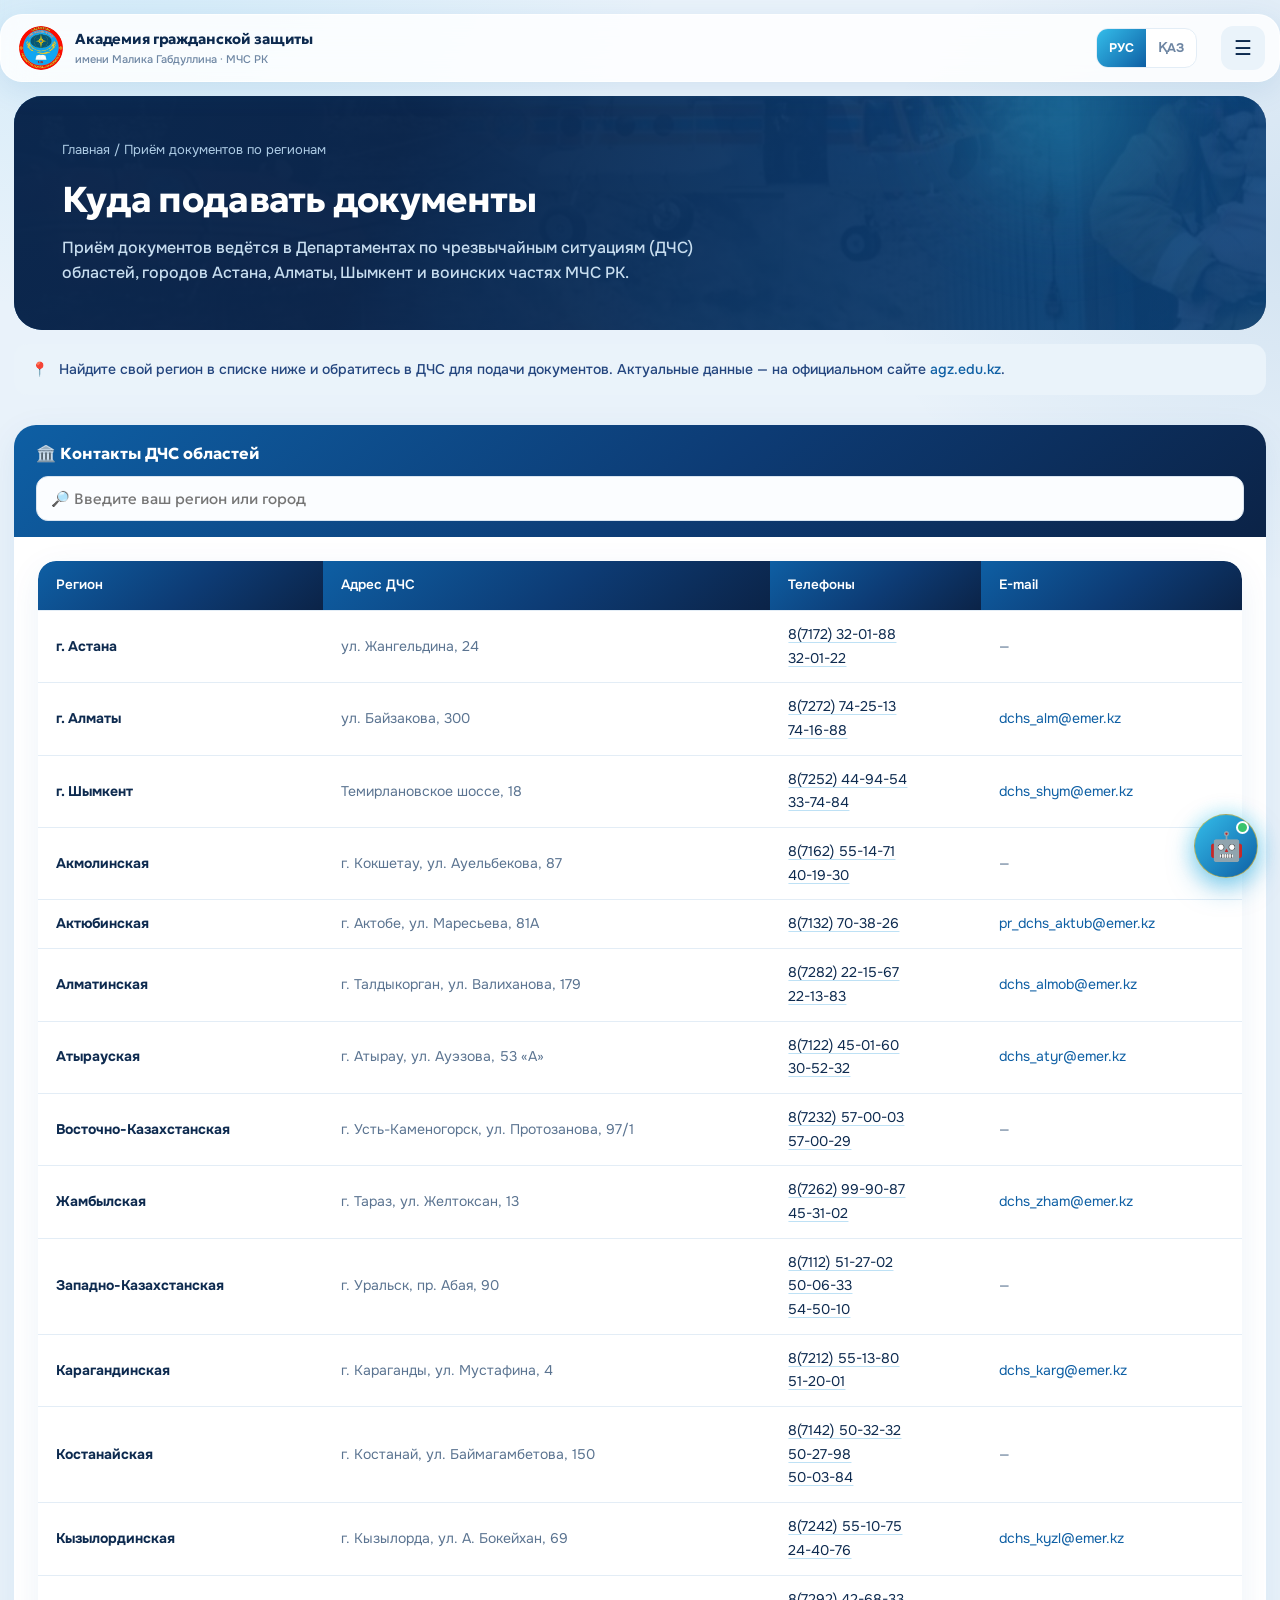
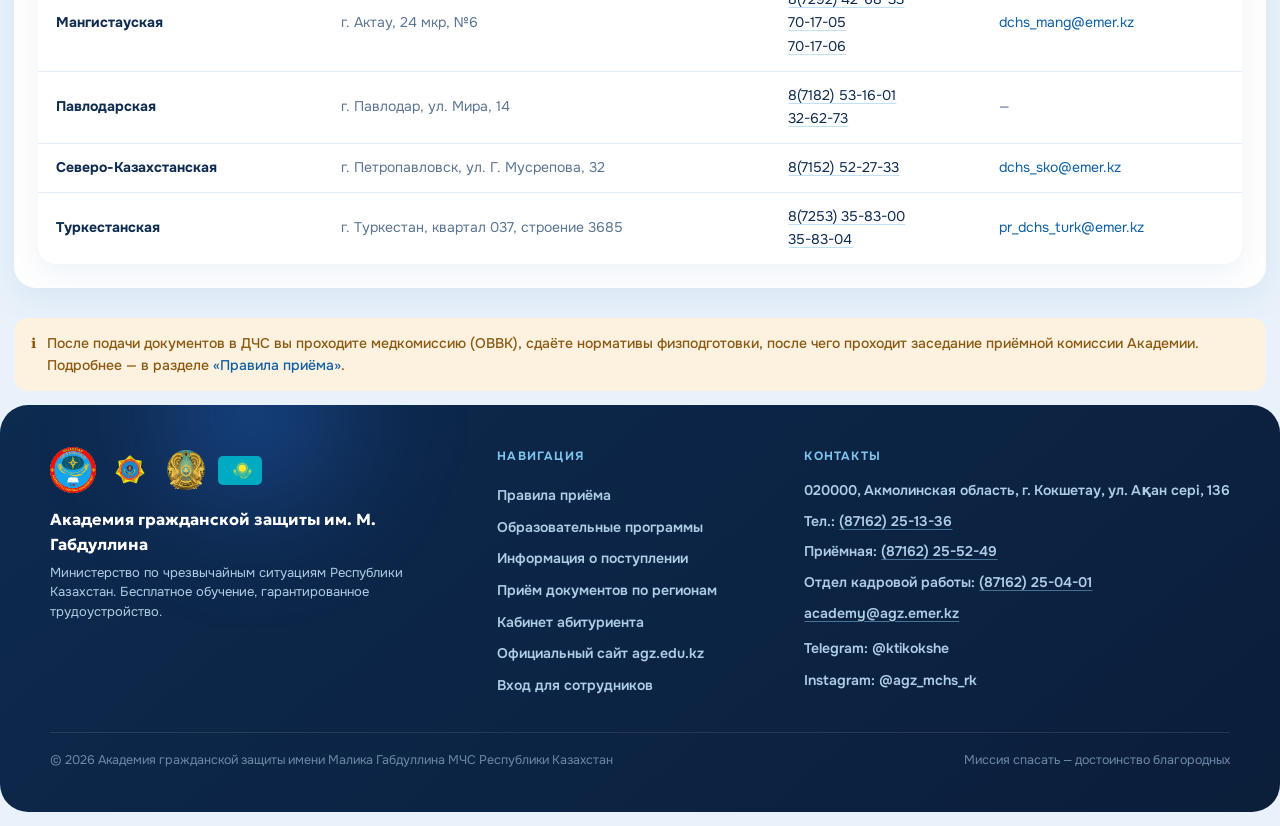
<file: dchs.html>
<!DOCTYPE html>
<html lang="ru">
<head>
<meta charset="UTF-8">
<meta name="viewport" content="width=device-width,initial-scale=1,viewport-fit=cover">
<meta name="theme-color" content="#0D2A4F">
<meta name="apple-mobile-web-app-capable" content="yes">
<meta name="mobile-web-app-capable" content="yes">
<meta name="apple-mobile-web-app-status-bar-style" content="black-translucent">
<meta name="apple-mobile-web-app-title" content="АГЗ МЧС">
<link rel="icon" type="image/png" href="img/emblem-academy.png">
<link rel="manifest" href="manifest.webmanifest">
<link rel="apple-touch-icon" href="img/apple-touch-icon.png"><title>Приём документов по регионам (ДЧС) — Академия гражданской защиты</title>
<link rel="stylesheet" href="css/style.css">
</head>
<body>
<div id="site-header"></div>

<div class="wrap">
  <div class="page-head" data-reveal>
    <div class="page-bg" style="background-image:url('img/work-shtab.jpg')"></div>
    <div class="page-veil"></div>
    <div class="neon" style="width:260px;height:260px;top:-120px;right:6%;background:radial-gradient(circle,rgba(56,210,242,.4),transparent 70%)"></div>
    <div class="ph-inner">
      <div class="crumb"><a href="index.html">Главная</a> / Приём документов по регионам</div>
      <h1>Куда подавать документы</h1>
      <p>Приём документов ведётся в Департаментах по чрезвычайным ситуациям (ДЧС) областей,
        городов Астана, Алматы, Шымкент и воинских частях МЧС РК.</p>
    </div>
  </div>
</div>

<div class="wrap section">
  <div class="alert info mb-3" data-reveal>
    <span>📍</span>
    <div>Найдите свой регион в списке ниже и обратитесь в ДЧС для подачи документов.
      Актуальные данные — на официальном сайте <a href="https://agz.edu.kz/kontaktnie_dannie_dchs_oblastej.html" target="_blank">agz.edu.kz</a>.</div>
  </div>

  <div class="panel" data-reveal>
    <div class="panel-head">
      🏛️ Контакты ДЧС областей
      <input id="search" placeholder="🔎 Введите ваш регион или город" style="min-width:240px" oninput="renderDchs()">
    </div>
    <div class="panel-body">
      <div class="table-wrap">
        <table class="rt">
          <thead><tr><th>Регион</th><th>Адрес ДЧС</th><th>Телефоны</th><th>E-mail</th></tr></thead>
          <tbody id="dchsBody"></tbody>
        </table>
      </div>
    </div>
  </div>

  <div class="alert warn mt-3" data-reveal>
    <span>ℹ️</span>
    <div>После подачи документов в ДЧС вы проходите медкомиссию (ОВВК), сдаёте нормативы физподготовки,
      после чего проходит заседание приёмной комиссии Академии. Подробнее — в разделе
      <a href="rules.html">«Правила приёма»</a>.</div>
  </div>
</div>

<div id="site-footer"></div>

<script src="js/data.js"></script>
<script src="js/qr.js"></script>
<script src="js/i18n-kz.js"></script>
<script src="js/i18n.js"></script>
<script src="js/app.js"></script>
<script src="js/effects.js"></script>
<script src="js/assistant.js"></script>
<script>
  mountChrome('dchs');
  /* tel:-ссылка; короткий номер без кода получает код города из первого номера */
  function telHref(p,first){
    const all=String(first).replace(/\D/g,''), dg=String(p).replace(/\D/g,'');
    const full = dg.length>=10 ? dg : all.slice(0,all.length-dg.length)+dg;
    return 'tel:+7'+full.replace(/^[78]/,'');
  }
  function renderDchs(){
    const q=(document.getElementById('search').value||'').toLowerCase();
    const kz=SITE.lang==='kz';
    const rows=DB.DCHS.filter(d=>!q || (d.region+' '+(d.kz||'')+' '+d.city).toLowerCase().includes(q));
    const body=document.getElementById('dchsBody');
    if(!rows.length){body.innerHTML='<tr><td colspan="4" class="muted text-center">Регион не найден</td></tr>';SITE.apply(body);return}
    body.innerHTML=rows.map(d=>`<tr data-noi18n>
      <td><b>${kz&&d.kz?d.kz:d.region}</b></td>
      <td class="muted">${d.city}</td>
      <td><span class="stack">${d.phones.map(p=>`<a class="tel" href="${telHref(p,d.phones[0])}">${p}</a>`).join('')}</span></td>
      <td class="muted">${d.email?`<a href="mailto:${d.email}">${d.email}</a>`:'—'}</td>
    </tr>`).join('');
  }
  renderDchs();
  SITE.onChange(renderDchs);
</script>
</body>
</html>
</file>
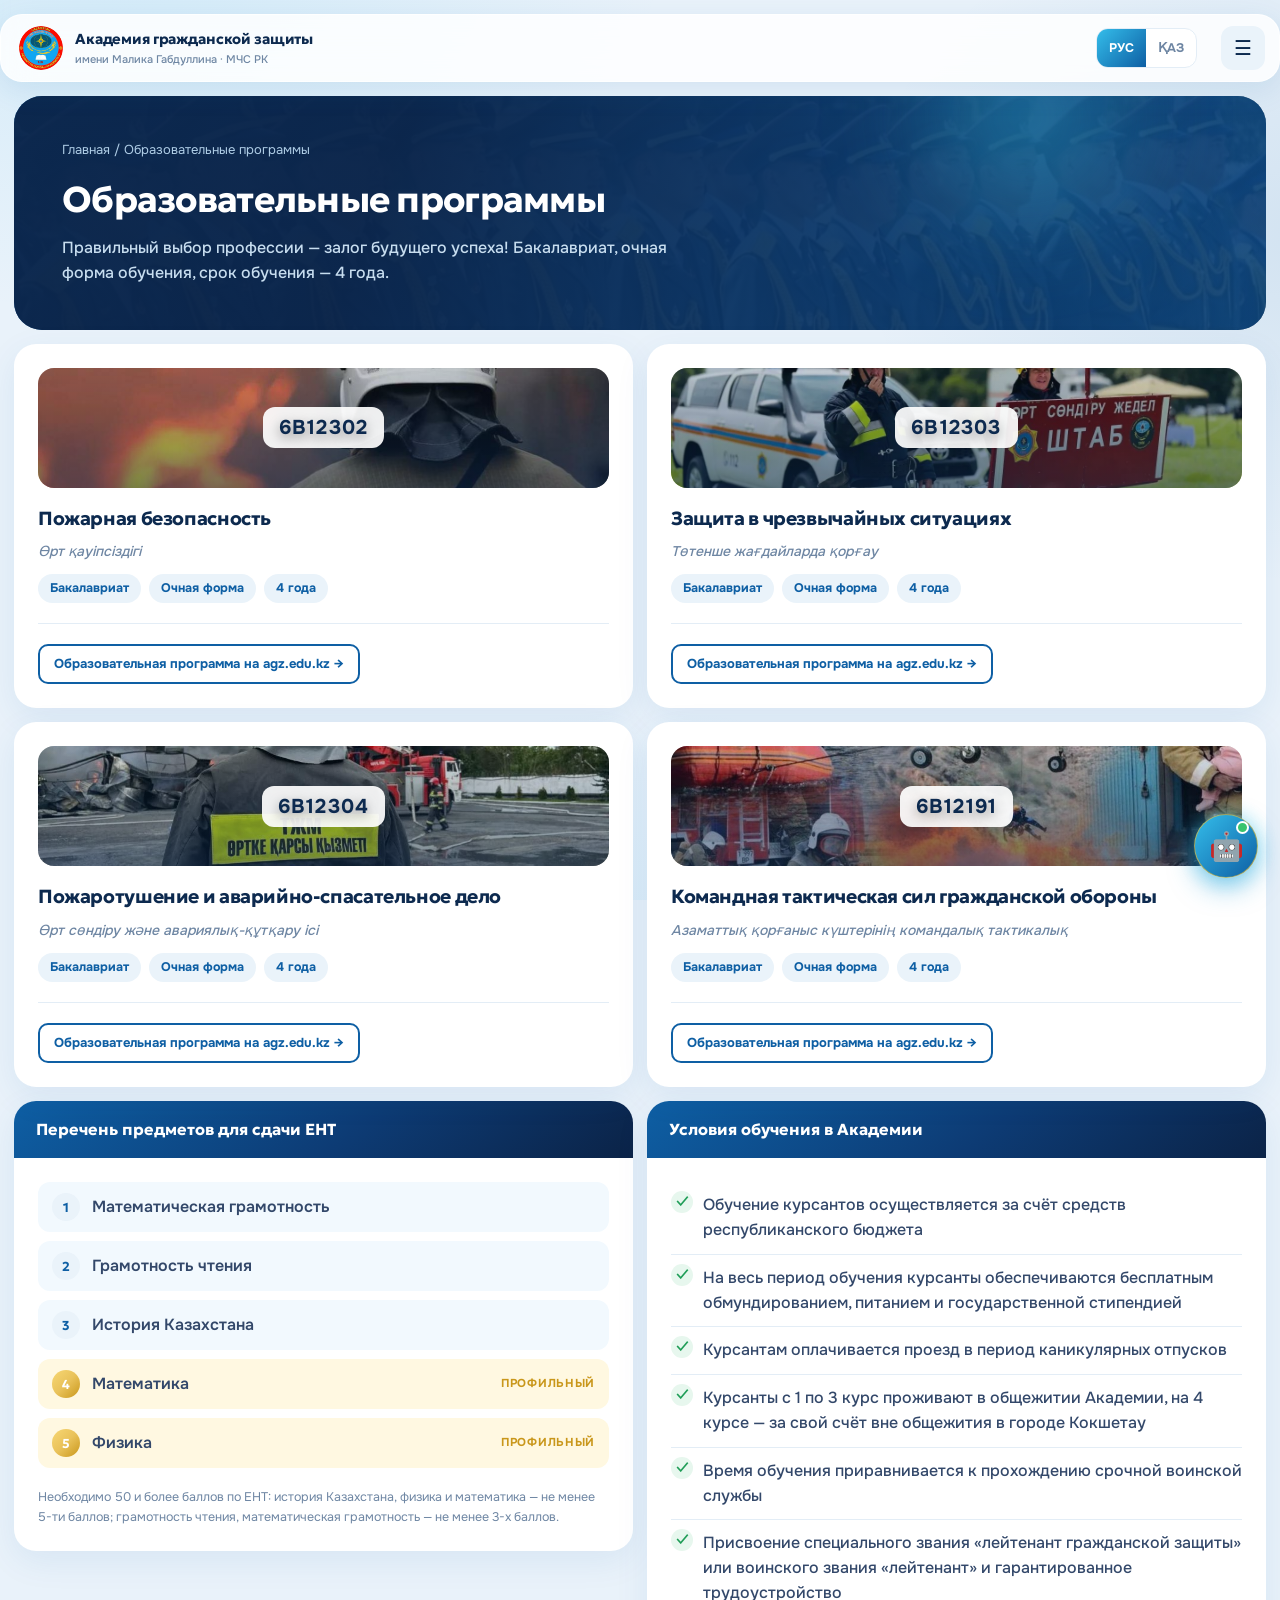
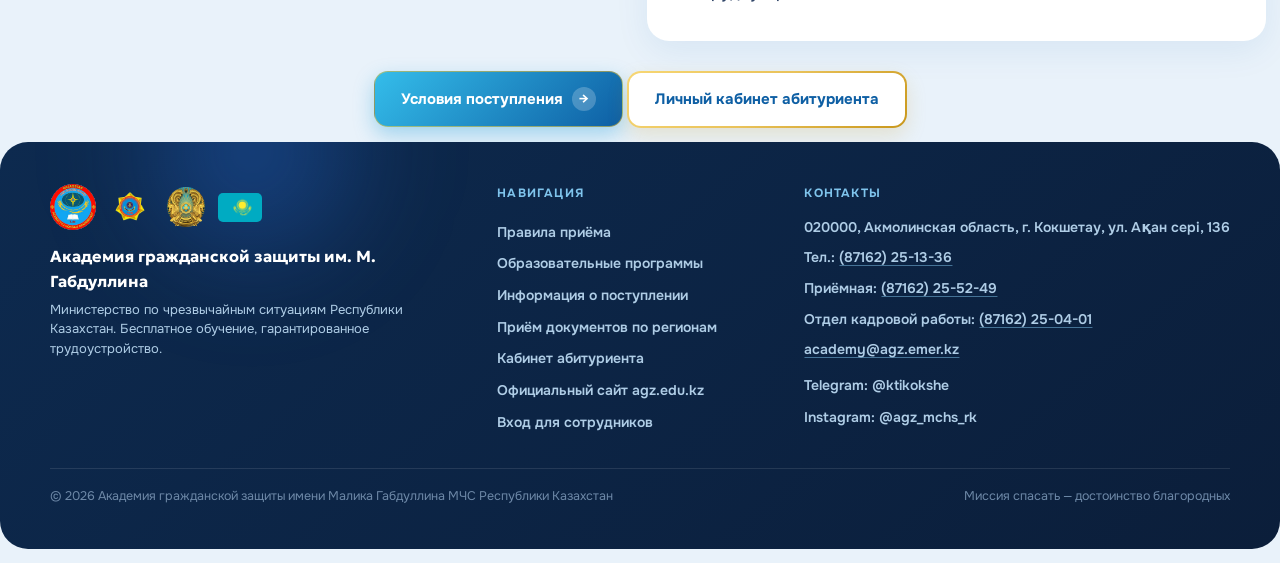
<file: programs.html>
<!DOCTYPE html>
<html lang="ru">
<head>
<meta charset="UTF-8">
<meta name="viewport" content="width=device-width,initial-scale=1,viewport-fit=cover">
<meta name="theme-color" content="#0D2A4F">
<meta name="apple-mobile-web-app-capable" content="yes">
<meta name="mobile-web-app-capable" content="yes">
<meta name="apple-mobile-web-app-status-bar-style" content="black-translucent">
<meta name="apple-mobile-web-app-title" content="АГЗ МЧС">
<link rel="manifest" href="manifest.webmanifest">
<link rel="apple-touch-icon" href="img/apple-touch-icon.png"><title>Образовательные программы — Академия гражданской защиты</title>
<link rel="icon" type="image/png" href="img/emblem-academy.png">
<link rel="stylesheet" href="css/style.css">
</head>
<body>
<div id="site-header"></div>

<div class="wrap">
  <div class="page-head" data-reveal>
    <div class="page-bg" style="background-image:url('img/cadets-green.jpg')"></div>
    <div class="page-veil"></div>
    <div class="neon" style="width:280px;height:280px;top:-120px;right:8%;background:radial-gradient(circle,rgba(56,210,242,.4),transparent 70%)"></div>
    <div class="ph-inner">
      <div class="crumb"><a href="index.html">Главная</a> / Образовательные программы</div>
      <h1>Образовательные программы</h1>
      <p>Правильный выбор профессии — залог будущего успеха! Бакалавриат, очная форма обучения, срок обучения — 4 года.</p>
    </div>
  </div>
</div>

<div class="wrap section">
  <div class="grid grid-2">
    <div class="card prog-card" id="fire-safety" data-reveal>
      <div class="prog-top"><img src="img/work-fire.jpg" alt=""><div class="pv"></div><span class="prog-code lg">6В12302</span></div>
      <h3>Пожарная безопасность</h3>
      <p class="kz-name">Өрт қауіпсіздігі</p>
      <div class="prog-meta"><span>Бакалавриат</span><span>Очная форма</span><span>4 года</span></div>
      <div class="divider"></div>
      <a class="btn btn--outline btn--sm" href="https://agz.edu.kz/pozjarnaa_bezopasnost.html" target="_blank" rel="noopener">Образовательная программа на agz.edu.kz →</a>
    </div>

    <div class="card prog-card" id="emergency" data-reveal style="transition-delay:.06s">
      <div class="prog-top"><img src="img/work-rescue.jpg" alt=""><div class="pv"></div><span class="prog-code lg">6В12303</span></div>
      <h3>Защита в чрезвычайных ситуациях</h3>
      <p class="kz-name">Төтенше жағдайларда қорғау</p>
      <div class="prog-meta"><span>Бакалавриат</span><span>Очная форма</span><span>4 года</span></div>
      <div class="divider"></div>
      <a class="btn btn--outline btn--sm" href="https://agz.edu.kz/zashita_v_c_s.html" target="_blank" rel="noopener">Образовательная программа на agz.edu.kz →</a>
    </div>

    <div class="card prog-card" id="rescue" data-reveal style="transition-delay:.12s">
      <div class="prog-top"><img src="img/work-smoke.jpg" alt=""><div class="pv"></div><span class="prog-code lg">6В12304</span></div>
      <h3>Пожаротушение и аварийно-спасательное дело</h3>
      <p class="kz-name">Өрт сөндіру және авариялық-құтқару ісі</p>
      <div class="prog-meta"><span>Бакалавриат</span><span>Очная форма</span><span>4 года</span></div>
      <div class="divider"></div>
      <a class="btn btn--outline btn--sm" href="https://agz.edu.kz/pozjarotyshenie_i_avarijno_spasatelnoe_delo.html" target="_blank" rel="noopener">Образовательная программа на agz.edu.kz →</a>
    </div>

    <div class="card prog-card" id="tactics" data-reveal style="transition-delay:.18s">
      <div class="prog-top"><img src="img/work-shtab.jpg" alt=""><div class="pv"></div><span class="prog-code lg">6В12191</span></div>
      <h3>Командная тактическая сил гражданской обороны</h3>
      <p class="kz-name">Азаматтық қорғаныс күштерінің командалық тактикалық</p>
      <div class="prog-meta"><span>Бакалавриат</span><span>Очная форма</span><span>4 года</span></div>
      <div class="divider"></div>
      <a class="btn btn--outline btn--sm" href="https://agz.edu.kz/komandnaa_takticheskaa_sil_grazjdanskoj_oboroni.html" target="_blank" rel="noopener">Образовательная программа на agz.edu.kz →</a>
    </div>
  </div>
</div>

<div class="wrap section">
  <div class="grid grid-2" style="align-items:start">
    <div class="panel" data-reveal>
      <div class="panel-head">Перечень предметов для сдачи ЕНТ</div>
      <div class="panel-body">
        <div class="ent-subjects">
          <div><span>1</span>Математическая грамотность</div>
          <div><span>2</span>Грамотность чтения</div>
          <div><span>3</span>История Казахстана</div>
          <div class="prof"><span>4</span>Математика <em>профильный</em></div>
          <div class="prof"><span>5</span>Физика <em>профильный</em></div>
        </div>
        <p class="hint mt-2">Необходимо 50 и более баллов по ЕНТ: история Казахстана, физика и математика — не менее 5-ти баллов;
          грамотность чтения, математическая грамотность — не менее 3-х баллов.</p>
      </div>
    </div>

    <div class="panel" data-reveal style="transition-delay:.08s">
      <div class="panel-head">Условия обучения в Академии</div>
      <div class="panel-body">
        <ul class="list-check">
          <li>Обучение курсантов осуществляется за счёт средств республиканского бюджета</li>
          <li>На весь период обучения курсанты обеспечиваются бесплатным обмундированием, питанием и государственной стипендией</li>
          <li>Курсантам оплачивается проезд в период каникулярных отпусков</li>
          <li>Курсанты с 1 по 3 курс проживают в общежитии Академии, на 4 курсе — за свой счёт вне общежития в городе Кокшетау</li>
          <li>Время обучения приравнивается к прохождению срочной воинской службы</li>
          <li>Присвоение специального звания «лейтенант гражданской защиты» или воинского звания «лейтенант» и гарантированное трудоустройство</li>
        </ul>
      </div>
    </div>
  </div>

  <div class="text-center mt-3" data-reveal>
    <a href="rules.html" class="btn btn--lg">Условия поступления <span class="arrow">→</span></a>
    <a href="cabinet.html" class="btn btn--gold btn--lg">Личный кабинет абитуриента</a>
  </div>
</div>

<div id="site-footer"></div>

<script src="js/data.js"></script>
<script src="js/i18n-kz.js"></script>
<script src="js/i18n.js"></script>
<script src="js/app.js"></script>
<script src="js/effects.js"></script>
<script src="js/assistant.js"></script>
<script>mountChrome('programs');</script>
</body>
</html>
</file>
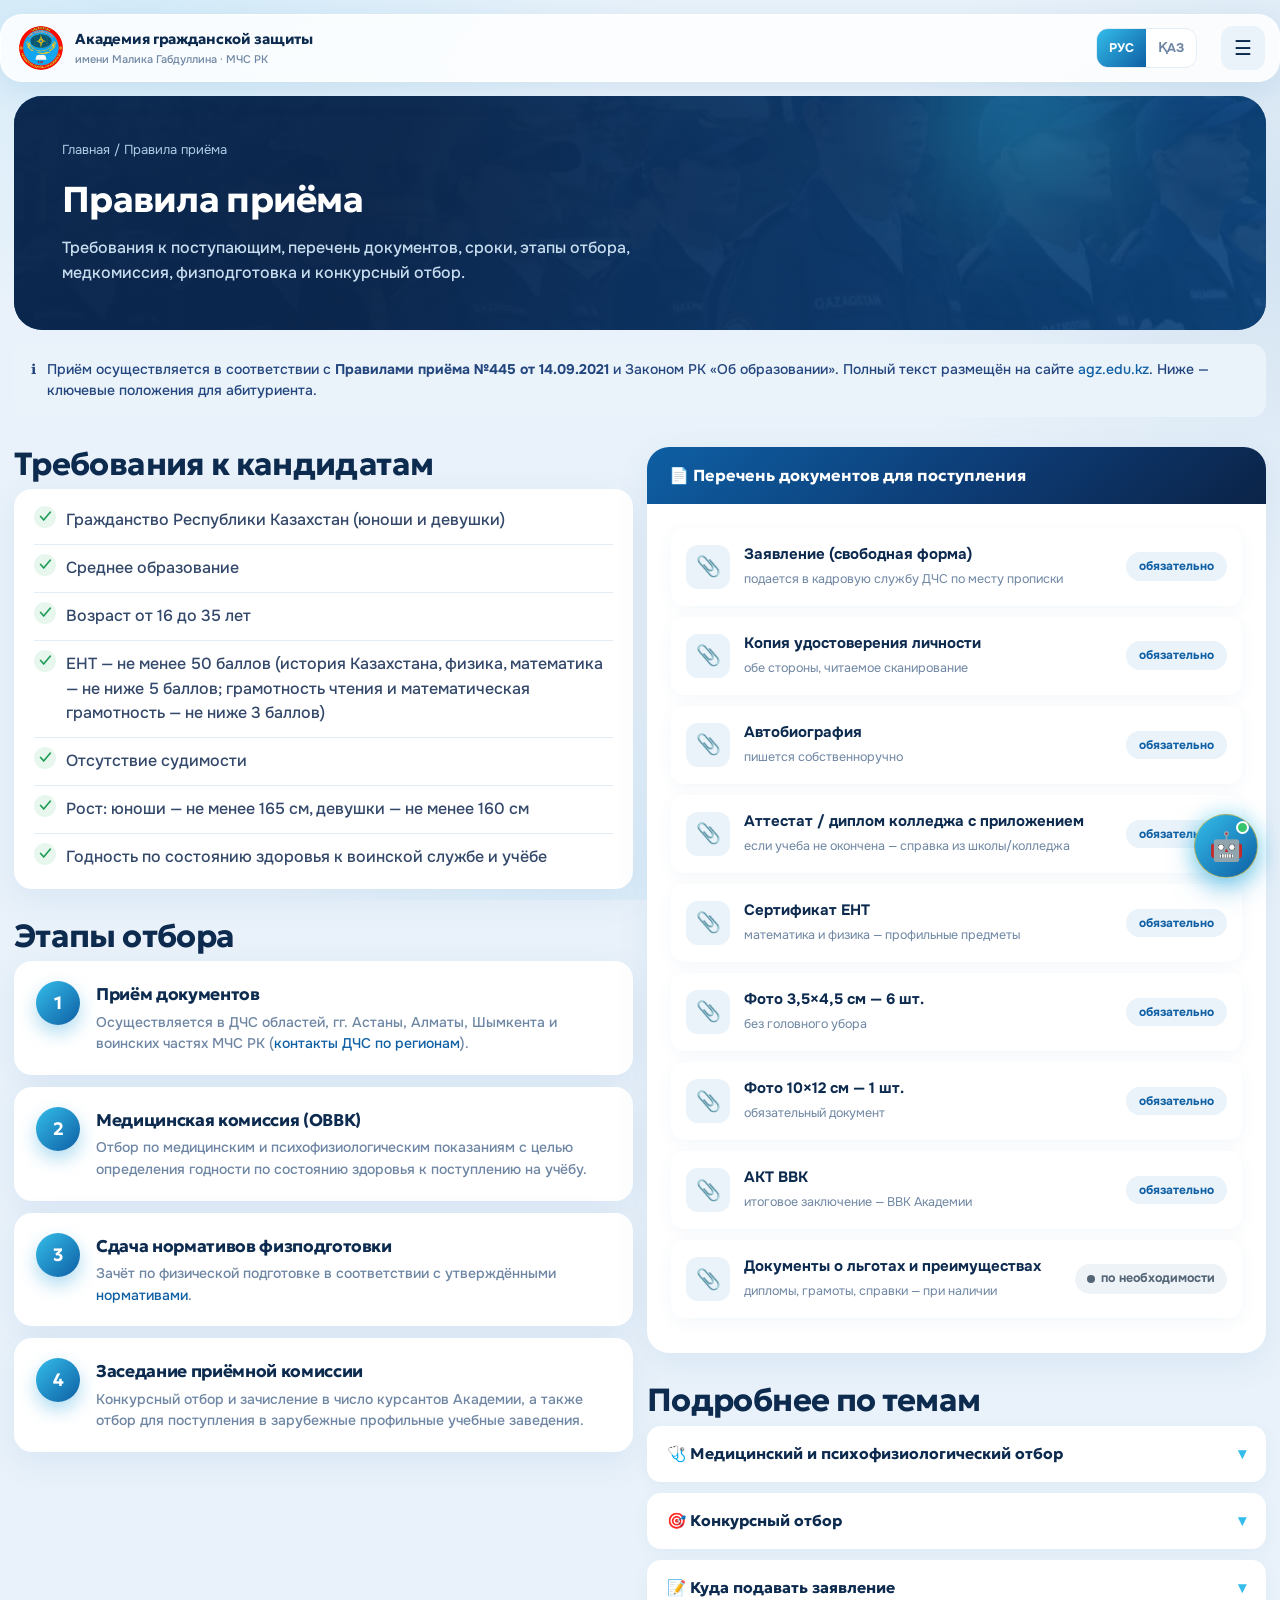
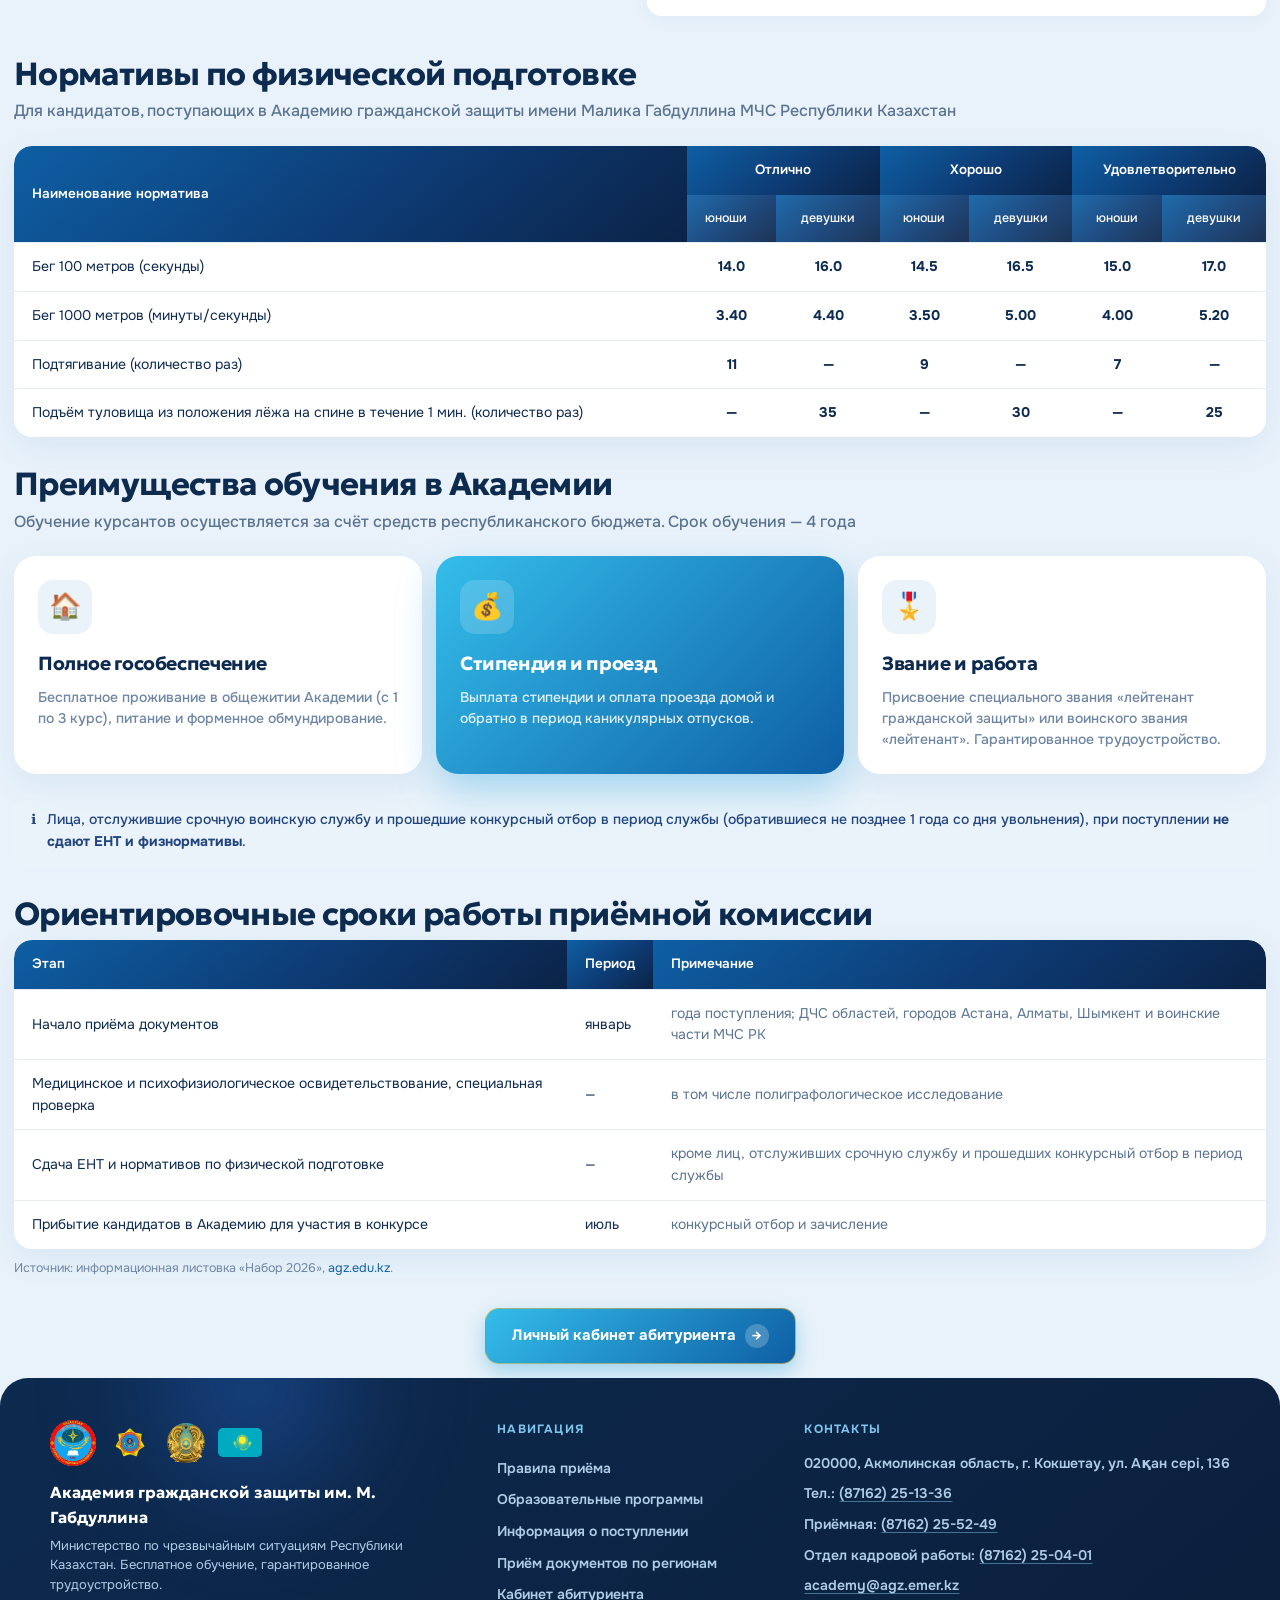
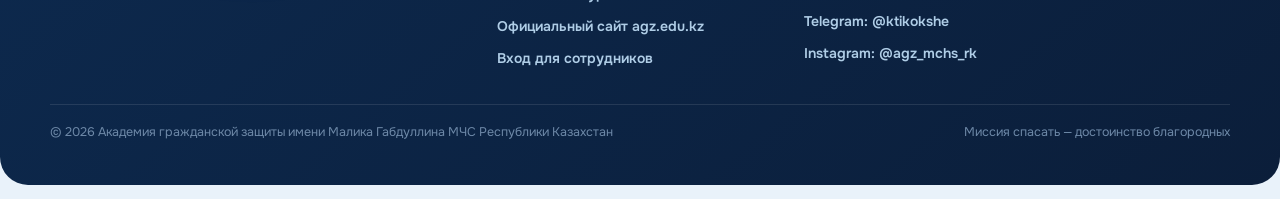
<file: rules.html>
<!DOCTYPE html>
<html lang="ru">
<head>
<meta charset="UTF-8">
<meta name="viewport" content="width=device-width,initial-scale=1,viewport-fit=cover">
<meta name="theme-color" content="#0D2A4F">
<meta name="apple-mobile-web-app-capable" content="yes">
<meta name="mobile-web-app-capable" content="yes">
<meta name="apple-mobile-web-app-status-bar-style" content="black-translucent">
<meta name="apple-mobile-web-app-title" content="АГЗ МЧС">
<link rel="icon" type="image/png" href="img/emblem-academy.png">
<link rel="manifest" href="manifest.webmanifest">
<link rel="apple-touch-icon" href="img/apple-touch-icon.png"><title>Правила приёма — Академия гражданской защиты</title>
<link rel="stylesheet" href="css/style.css">
</head>
<body>
<div id="site-header"></div>

<div class="wrap">
  <div class="page-head" data-reveal>
    <div class="page-bg" style="background-image:url('img/cadets-navy.jpg')"></div>
    <div class="page-veil"></div>
    <div class="neon" style="width:280px;height:280px;top:-120px;right:8%;background:radial-gradient(circle,rgba(56,210,242,.4),transparent 70%)"></div>
    <div class="ph-inner">
      <div class="crumb"><a href="index.html">Главная</a> / Правила приёма</div>
      <h1>Правила приёма</h1>
      <p>Требования к поступающим, перечень документов, сроки, этапы отбора, медкомиссия, физподготовка и конкурсный отбор.</p>
    </div>
  </div>
</div>

<div class="wrap section">
  <div class="alert info mb-3" data-reveal>
    <span>ℹ️</span>
    <div>Приём осуществляется в соответствии с <b>Правилами приёма №445 от 14.09.2021</b> и Законом РК
      «Об образовании». Полный текст размещён на сайте
      <a href="https://agz.edu.kz" target="_blank">agz.edu.kz</a>. Ниже — ключевые положения для абитуриента.</div>
  </div>

  <div class="grid grid-2" style="align-items:start">
    <div data-reveal>
      <h2 class="h2-left">Требования к кандидатам</h2>
      <ul class="list-check mb-3" style="background:#fff;border-radius:18px;padding:8px 20px;box-shadow:var(--shadow)">
        <li>Гражданство Республики Казахстан (юноши и девушки)</li>
        <li>Среднее образование</li>
        <li>Возраст от 16 до 35 лет</li>
        <li>ЕНТ — не менее 50 баллов (история Казахстана, физика, математика — не ниже 5 баллов; грамотность чтения и математическая грамотность — не ниже 3 баллов)</li>
        <li>Отсутствие судимости</li>
        <li>Рост: юноши — не менее 165 см, девушки — не менее 160 см</li>
        <li>Годность по состоянию здоровья к воинской службе и учёбе</li>
      </ul>

      <h2 class="h2-left">Этапы отбора</h2>
      <div class="steps">
        <div class="step"><div class="num"></div><div><h4>Приём документов</h4>
          <p>Осуществляется в ДЧС областей, гг. Астаны, Алматы, Шымкента и воинских частях МЧС РК
          (<a href="dchs.html">контакты ДЧС по регионам</a>).</p></div></div>
        <div class="step"><div class="num"></div><div><h4>Медицинская комиссия (ОВВК)</h4>
          <p>Отбор по медицинским и психофизиологическим показаниям с целью определения годности по состоянию здоровья к поступлению на учёбу.</p></div></div>
        <div class="step"><div class="num"></div><div><h4>Сдача нормативов физподготовки</h4>
          <p data-t="rules-fizo">Зачёт по физической подготовке в соответствии с утверждёнными <a href="#fizo">нормативами</a>.</p></div></div>
        <div class="step"><div class="num"></div><div><h4>Заседание приёмной комиссии</h4>
          <p>Конкурсный отбор и зачисление в число курсантов Академии, а также отбор для поступления в зарубежные профильные учебные заведения.</p></div></div>
      </div>
    </div>

    <div data-reveal style="transition-delay:.08s">
      <div class="panel mb-3">
        <div class="panel-head">📄 Перечень документов для поступления</div>
        <div class="panel-body" id="docList"></div>
      </div>

      <h2 class="h2-left">Подробнее по темам</h2>
      <div class="acc">
        <div class="acc-head" onclick="toggleAcc(this)">🩺 Медицинский и психофизиологический отбор <span class="chev">▾</span></div>
        <div class="acc-body"><p>Отбор по медицинским и психофизиологическим показаниям проводится с целью определения годности
          по состоянию здоровья к поступлению на учёбу. Кандидаты проходят медицинское и психофизиологическое освидетельствования,
          в том числе полиграфологическое исследование, а также обязательную специальную проверку.</p></div>
      </div>
      <div class="acc">
        <div class="acc-head" onclick="toggleAcc(this)">🎯 Конкурсный отбор <span class="chev">▾</span></div>
        <div class="acc-body"><p>Зачисление в Академию производится по конкурсу в соответствии с баллами сертификата ЕНТ с учётом
          результатов отбора по медицинским, физическим и психофизиологическим показателям. На четвёртом этапе приёмная комиссия
          также проводит отбор для поступления в зарубежные профильные учебные заведения.</p></div>
      </div>
      <div class="acc">
        <div class="acc-head" onclick="toggleAcc(this)">📝 Куда подавать заявление <span class="chev">▾</span></div>
        <div class="acc-body"><p>Граждане, изъявившие желание поступать в Академию, подают заявления (в произвольной форме)
          в подразделения кадровой и воспитательной работы территориальных Департаментов по чрезвычайным ситуациям
          по месту жительства. <a href="dchs.html">Контакты ДЧС по регионам</a>.</p></div>
      </div>
    </div>
  </div>

  <h2 class="h2-left mt-3" id="fizo" data-reveal>Нормативы по физической подготовке</h2>
  <p class="lead-left" data-reveal>Для кандидатов, поступающих в Академию гражданской защиты имени Малика Габдуллина МЧС Республики Казахстан</p>
  <div class="table-wrap" data-reveal>
    <table class="norms rt">
      <thead>
        <tr><th rowspan="2">Наименование норматива</th><th colspan="2">Отлично</th><th colspan="2">Хорошо</th><th colspan="2">Удовлетворительно</th></tr>
        <tr><th>юноши</th><th>девушки</th><th>юноши</th><th>девушки</th><th>юноши</th><th>девушки</th></tr>
      </thead>
      <tbody>
        <tr><td>Бег 100 метров (секунды)</td><td>14.0</td><td>16.0</td><td>14.5</td><td>16.5</td><td>15.0</td><td>17.0</td></tr>
        <tr><td>Бег 1000 метров (минуты/секунды)</td><td>3.40</td><td>4.40</td><td>3.50</td><td>5.00</td><td>4.00</td><td>5.20</td></tr>
        <tr><td>Подтягивание (количество раз)</td><td>11</td><td>—</td><td>9</td><td>—</td><td>7</td><td>—</td></tr>
        <tr><td>Подъём туловища из положения лёжа на спине в течение 1 мин. (количество раз)</td><td>—</td><td>35</td><td>—</td><td>30</td><td>—</td><td>25</td></tr>
      </tbody>
    </table>
  </div>

  <h2 class="h2-left mt-3" data-reveal>Преимущества обучения в Академии</h2>
  <p class="lead-left" data-reveal>Обучение курсантов осуществляется за счёт средств республиканского бюджета. Срок обучения — 4 года</p>
  <div class="grid grid-3">
    <div class="card" data-reveal><div class="ico">🏠</div><h3>Полное гособеспечение</h3>
      <p>Бесплатное проживание в общежитии Академии (с 1 по 3 курс), питание и форменное обмундирование.</p></div>
    <div class="card card--blue" data-reveal style="transition-delay:.06s"><div class="ico">💰</div><h3>Стипендия и проезд</h3>
      <p>Выплата стипендии и оплата проезда домой и обратно в период каникулярных отпусков.</p></div>
    <div class="card" data-reveal style="transition-delay:.12s"><div class="ico">🎖️</div><h3>Звание и работа</h3>
      <p>Присвоение специального звания «лейтенант гражданской защиты» или воинского звания «лейтенант». Гарантированное трудоустройство.</p></div>
  </div>
  <div class="alert info mt-2" data-reveal><span>ℹ️</span>
    <div>Лица, отслужившие срочную воинскую службу и прошедшие конкурсный отбор в период службы
      (обратившиеся не позднее 1 года со дня увольнения), при поступлении <b>не сдают ЕНТ и физнормативы</b>.</div></div>

  <h2 class="h2-left mt-3" data-reveal>Ориентировочные сроки работы приёмной комиссии</h2>
  <div class="table-wrap" data-reveal>
    <table class="rt">
      <thead><tr><th>Этап</th><th>Период</th><th>Примечание</th></tr></thead>
      <tbody>
        <tr><td>Начало приёма документов</td><td>январь</td><td class="muted">года поступления; ДЧС областей, городов Астана, Алматы, Шымкент и воинские части МЧС РК</td></tr>
        <tr><td>Медицинское и психофизиологическое освидетельствование, специальная проверка</td><td>—</td><td class="muted">в том числе полиграфологическое исследование</td></tr>
        <tr><td>Сдача ЕНТ и нормативов по физической подготовке</td><td>—</td><td class="muted">кроме лиц, отслуживших срочную службу и прошедших конкурсный отбор в период службы</td></tr>
        <tr><td>Прибытие кандидатов в Академию для участия в конкурсе</td><td>июль</td><td class="muted">конкурсный отбор и зачисление</td></tr>
      </tbody>
    </table>
  </div>
  <p class="hint mt-1">Источник: информационная листовка «Набор 2026», <a href="https://agz.edu.kz" target="_blank" rel="noopener">agz.edu.kz</a>.</p>

  <div class="text-center mt-3" data-reveal>
    <a href="cabinet.html" class="btn btn--lg">Личный кабинет абитуриента <span class="arrow">→</span></a>
  </div>
</div>

<div id="site-footer"></div>

<script src="js/data.js"></script>
<script src="js/i18n-kz.js"></script>
<script src="js/i18n.js"></script>
<script src="js/app.js"></script>
<script src="js/effects.js"></script>
<script src="js/assistant.js"></script>
<script src="js/admission-data.js"></script>
<script>
  mountChrome('rules');
  /* перечень — тот же, что требует кабинет абитуриента (js/admission-data.js) */
  function renderDocs(){
    const kz=SITE.lang==='kz';
    document.getElementById('docList').innerHTML =
      DOC_TYPES.map(d=>`<div class="doc-row" data-noi18n>
        <div class="dico">📎</div>
        <div class="dmeta"><b>${kz?d.kz:d.ru}</b><small>${(kz?d.hkz:d.hru)||(d.req?(kz?'міндетті құжат':'обязательный документ'):(kz?'қосымша':'дополнительно'))}</small></div>
        ${d.req?`<span class="tag">${kz?'міндетті':'обязательно'}</span>`:`<span class="badge loaded">${kz?'қажет болса':'по необходимости'}</span>`}
      </div>`).join('');
  }
  renderDocs();
  SITE.onChange(renderDocs);
</script>
</body>
</html>
</file>
<file: css/style.css>
/* ============================================================
   Цифровой сервис поступления — Академия гражданской защиты
   Дизайн-система: Geologica + Onest, navy → cyan → gold,
   glassmorphism, неоновые свечения, скругления, reveal-анимации.
   (Импортирована из Claude Design «Академия гражданской защиты»)
   ============================================================ */

@import url('https://fonts.googleapis.com/css2?family=Geologica:wght@500;600;700;800&family=Onest:wght@400;500;600;700;800&display=swap');

:root{
  --navy:#0D2A4F;          /* тёмно-синий текст/фон */
  --navy-2:#0B2347;
  --navy-3:#0D3B74;
  --blue:#0E5FA4;          /* основной синий */
  --blue-2:#34BDEA;        /* голубой */
  --cyan:#38D2F2;          /* неон */
  --cyan-2:#1B9CD8;
  --gold:#F4C430;
  --gold-1:#F7D774;
  --gold-2:#C9971B;
  --ink:#0D2A4F;
  --muted:#46607F;
  --muted-2:#5B7491;
  --muted-3:#6E86A3;
  --muted-4:#7088A4;
  --bg:#E9F2FA;
  --card:#ffffff;
  --line:#E3EDF6;
  --soft:#EAF3FA;          /* мягкий голубой фон чипов */
  --soft-2:#F2F9FE;
  /* статусы */
  --green:#1f9d57; --green-bg:#e7f7ee;
  --orange:#e08a1e; --orange-bg:#fdf1df;
  --red:#d64545; --red-bg:#fbe9e9;
  --gray:#6E86A3; --gray-bg:#eef3f8;

  --radius:22px;
  --radius-lg:28px;
  --shadow:0 10px 34px rgba(14,95,164,.08);
  --shadow-lg:0 20px 50px rgba(13,42,79,.16);
  --grad-blue:linear-gradient(135deg,#34BDEA,#0E5FA4);
  --grad-navy:linear-gradient(140deg,#0E5FA4 0%,#0D3B74 55%,#0B2347 100%);
  --grad-gold:linear-gradient(135deg,#F7D774,#E9C25A,#C9971B);
}

*{box-sizing:border-box;margin:0;padding:0}
html{scroll-behavior:smooth}
body{
  font-family:'Onest',system-ui,-apple-system,sans-serif;
  -webkit-font-smoothing:antialiased;
  color:var(--ink);line-height:1.55;font-size:16px;
  background:
    radial-gradient(900px 620px at 10% -6%, rgba(43,182,240,.12), transparent 60%),
    radial-gradient(820px 640px at 102% 26%, rgba(14,95,164,.10), transparent 55%),
    radial-gradient(700px 600px at 50% 118%, rgba(43,182,240,.10), transparent 60%),
    var(--bg);
  background-attachment:fixed;
}
h1,h2,h3,h4{font-family:'Geologica','Onest',sans-serif;letter-spacing:-.02em;color:var(--navy)}
a{color:var(--blue);text-decoration:none;transition:.2s}
a:hover{color:var(--cyan-2)}
img{max-width:100%}
::selection{background:var(--cyan-2);color:#fff}

/* ---------- Layout ---------- */
.container{max-width:1320px;margin:0 auto;padding:0 14px}
.section{padding-top:14px;padding-bottom:14px}
.wrap{max-width:1320px;margin:0 auto 14px;padding:0 14px}
.grid{display:grid;gap:14px}
.grid-2{grid-template-columns:repeat(2,1fr)}
.grid-3{grid-template-columns:repeat(3,1fr)}
.grid-4{grid-template-columns:repeat(4,1fr)}
@media(max-width:960px){.grid-3,.grid-4{grid-template-columns:repeat(2,1fr)}}
@media(max-width:680px){.grid-2,.grid-3,.grid-4{grid-template-columns:1fr}}

/* neon blobs + reveal */
@keyframes floatUp{0%{transform:translateY(0)}50%{transform:translateY(-7px)}100%{transform:translateY(0)}}
@keyframes neonPulse{0%,100%{opacity:.5}50%{opacity:.9}}
.neon{position:absolute;border-radius:50%;pointer-events:none;filter:blur(46px);z-index:0;animation:neonPulse 7s ease-in-out infinite}
[data-reveal]{opacity:0;transform:translateY(28px);transition:opacity .8s cubic-bezier(.2,.7,.2,1),transform .8s cubic-bezier(.2,.7,.2,1)}
[data-reveal].in{opacity:1;transform:none}

/* cursor glow (added by effects.js) */
.agz-cursor-ring{position:fixed;left:-100px;top:0;width:30px;height:30px;border-radius:50%;border:1.6px solid var(--cyan);background:transparent;pointer-events:none;z-index:99999;transform:translate(-50%,-50%);box-shadow:0 0 10px rgba(56,210,242,.9),0 0 22px rgba(56,210,242,.55),inset 0 0 8px rgba(56,210,242,.35);transition:width .22s,height .22s,border-color .22s,box-shadow .22s}
.agz-cursor-glow{position:fixed;left:-200px;top:0;width:230px;height:230px;border-radius:50%;background:radial-gradient(circle,rgba(56,210,242,.16),rgba(43,120,240,0) 65%);pointer-events:none;z-index:1;transform:translate(-50%,-50%);filter:blur(10px)}
@media(hover:none){.agz-cursor-ring,.agz-cursor-glow{display:none}}

/* ---------- Header (glassmorphism, floating) ---------- */
.header{position:sticky;top:14px;z-index:60;max-width:1320px;margin:14px auto;
  background:rgba(255,255,255,.84);backdrop-filter:blur(14px);
  border:1px solid rgba(255,255,255,.7);border-radius:22px;
  padding:11px 14px 11px 18px;display:flex;align-items:center;gap:18px;
  box-shadow:0 8px 30px rgba(14,95,164,.10)}
.brand{display:flex;align-items:center;gap:12px;flex-shrink:0;cursor:pointer}
.brand img{width:44px;height:44px;object-fit:contain;border-radius:50%;transition:transform .5s cubic-bezier(.2,.7,.2,1)}
.brand:hover img{transform:rotate(8deg) scale(1.06)}
.brand .b-text b{display:block;font-weight:700;font-size:14.5px;font-family:'Geologica',sans-serif;color:var(--navy);letter-spacing:-.01em}
.brand .b-text span{display:block;font-size:11px;color:var(--muted-3);font-weight:500}
.nav{display:flex;align-items:center;gap:3px;margin-left:auto;flex-wrap:wrap}
.nav a{color:#33486A;font-weight:600;font-size:14px;padding:9px 12px;border-radius:11px;transition:background .25s,color .25s,transform .15s}
.nav a:hover{background:var(--soft);color:var(--blue)}
.nav a:active{transform:scale(.94)}
.nav a.active{background:var(--soft);color:var(--blue)}
.nav .btn{margin-left:5px}
.nav a.btn,.nav a.btn:hover{color:#fff;background:var(--grad-blue)}
.flags{display:flex;align-items:center;gap:8px;flex-shrink:0}
.flags img{transition:transform .4s cubic-bezier(.2,.7,.2,1)}
.flags .flag{width:44px;height:29px;object-fit:cover;border-radius:5px;box-shadow:0 2px 8px rgba(0,0,0,.18)}
.flags .gerb{width:32px;height:32px;object-fit:contain}
.flags img:hover{transform:scale(1.1) rotate(-2deg)}
.burger{display:none;background:none;border:0;color:var(--navy);font-size:24px;cursor:pointer;margin-left:auto}
@media(max-width:1340px){
  .nav{display:none;position:absolute;top:66px;left:0;right:0;background:rgba(255,255,255,.97);
       backdrop-filter:blur(14px);flex-direction:column;align-items:stretch;padding:10px;gap:2px;
       border-radius:18px;box-shadow:var(--shadow-lg)}
  .nav.open{display:flex}
  .nav a{padding:12px 14px}
  .burger{display:block}
  .flags{display:none}
}

/* ---------- Buttons ---------- */
.btn{display:inline-flex;align-items:center;gap:9px;justify-content:center;
  background:var(--grad-blue);color:#fff;border:1.5px solid rgba(244,196,48,.55);
  border-radius:13px;padding:12px 20px;font-size:14.5px;font-weight:700;cursor:pointer;
  font-family:'Onest',sans-serif;box-shadow:0 8px 20px rgba(27,156,216,.35);
  transition:transform .25s cubic-bezier(.2,.7,.2,1),box-shadow .25s}
.btn:hover{color:#fff;transform:translateY(-3px);box-shadow:0 14px 30px rgba(27,156,216,.5),0 0 20px rgba(56,210,242,.4)}
.btn:active{transform:translateY(0) scale(.97)}
.btn .arrow{width:24px;height:24px;border-radius:50%;background:rgba(255,255,255,.22);display:grid;place-items:center;font-size:13px}
.btn--lg{padding:15px 26px;font-size:15px;border-radius:14px}
.btn--sm{padding:8px 14px;font-size:13px;border-radius:10px;box-shadow:0 4px 12px rgba(27,156,216,.28)}
.btn--gold{background:linear-gradient(#fff,#fff) padding-box,var(--grad-gold) border-box;
  border:2px solid transparent;color:var(--blue);box-shadow:0 8px 20px rgba(201,151,27,.18)}
.btn--gold:hover{color:var(--blue);box-shadow:0 12px 26px rgba(201,151,27,.3)}
.btn--ghost{background:rgba(255,255,255,.12);border:1px solid rgba(255,255,255,.4);color:#fff;box-shadow:none}
.btn--ghost:hover{background:rgba(255,255,255,.22);box-shadow:0 8px 20px rgba(56,210,242,.3)}
.btn--light{background:#fff;color:var(--blue);border:1.5px solid rgba(244,196,48,.55)}
.btn--light:hover{color:var(--blue);background:#f4f9fd}
.btn--outline{background:transparent;color:var(--blue);border:2px solid var(--blue);box-shadow:none}
.btn--outline:hover{background:var(--soft);color:var(--blue);box-shadow:0 8px 18px rgba(14,95,164,.18)}
.btn--green{background:linear-gradient(135deg,#3fd07f,#1f9d57);border-color:rgba(255,255,255,.4);box-shadow:0 8px 20px rgba(31,157,87,.32)}
.btn--green:hover{box-shadow:0 14px 30px rgba(31,157,87,.45)}
.btn--danger{background:linear-gradient(135deg,#f06767,#d64545);border-color:rgba(255,255,255,.4);box-shadow:0 8px 20px rgba(214,69,69,.3)}
.btn--full{width:100%}

/* ---------- Cards / surfaces ---------- */
.surface{position:relative;background:var(--card);border-radius:var(--radius-lg);
  box-shadow:var(--shadow);overflow:hidden}
.card{position:relative;background:var(--card);border-radius:var(--radius);padding:24px;
  box-shadow:var(--shadow);transition:transform .4s cubic-bezier(.2,.7,.2,1),box-shadow .4s}
.card--hover{cursor:pointer}
.card--hover:hover{transform:translateY(-8px);box-shadow:0 26px 54px rgba(14,95,164,.18),0 0 22px rgba(56,210,242,.18)}
.card h3{font-size:19px;color:var(--navy);margin-bottom:8px}
.card p{color:var(--muted-3);font-size:14px;font-weight:500;line-height:1.5}
.card .ico{width:54px;height:54px;border-radius:15px;background:var(--soft);
  display:flex;align-items:center;justify-content:center;font-size:26px;margin-bottom:15px}

/* gradient/dark feature card */
.card--blue{background:var(--grad-blue);color:#fff;border:0;box-shadow:0 16px 38px rgba(27,156,216,.34)}
.card--blue h3{color:#fff}.card--blue p{color:rgba(255,255,255,.85)}
.card--blue .ico{background:rgba(255,255,255,.16)}
.card--blue:hover{box-shadow:0 30px 60px rgba(27,156,216,.5),0 0 26px rgba(56,210,242,.45)}

/* gold-framed photo */
.gold-frame{position:relative;padding:4px;border-radius:26px;
  background:var(--grad-gold);box-shadow:0 20px 46px rgba(13,42,79,.24),0 0 26px rgba(56,210,242,.14);
  transition:transform .5s cubic-bezier(.2,.7,.2,1)}
.gold-frame:hover{transform:translateY(-4px)}
.gold-frame > .inner{border-radius:22px;overflow:hidden}
.gold-frame img{display:block;width:100%;height:100%;object-fit:cover;transition:transform .9s cubic-bezier(.2,.7,.2,1)}
.gold-frame:hover img{transform:scale(1.05)}

/* ---------- Headings / eyebrows ---------- */
.eyebrow{font-size:13px;font-weight:700;letter-spacing:.14em;text-transform:uppercase;color:var(--cyan-2);margin-bottom:12px;display:block}
.eyebrow.gold{color:var(--gold)}
.eyebrow.on-dark{color:#7FC4EC}
.section-head{max-width:900px;margin:0 auto 22px;text-align:center}
.section-head h2{font-size:36px;line-height:1.1;margin-bottom:12px;text-wrap:balance}
.section-head p{color:var(--muted-2);font-size:16px;font-weight:500}
.h2-left{font-size:32px;line-height:1.08;margin-bottom:8px}
.lead-left{color:var(--muted-2);font-weight:500;margin-bottom:22px}
.grad-text{background:linear-gradient(100deg,#34BDEA,#0E5FA4);-webkit-background-clip:text;background-clip:text;-webkit-text-fill-color:transparent}

/* ---------- Hero ---------- */
.hero{position:relative;background:linear-gradient(120deg,#fff 40%,#F2F9FE 75%,#E7F3FB 100%);
  border-radius:var(--radius-lg);overflow:hidden;box-shadow:0 14px 50px rgba(14,95,164,.12)}
.hero-inner{position:relative;display:grid;grid-template-columns:1.05fr .95fr;gap:24px;padding:44px;align-items:center;z-index:2}
.hero .hero-bg{position:absolute;inset:0;background-size:cover;background-position:center 30%;opacity:.14}
.hero .hero-veil{position:absolute;inset:0;background:linear-gradient(105deg,rgba(255,255,255,.97) 36%,rgba(255,255,255,.6) 56%,rgba(231,243,251,.15) 100%)}
.hero h1{font-size:58px;line-height:.98;font-weight:700;color:var(--navy)}
.hero .lead{margin-top:20px;font-size:16.5px;line-height:1.5;color:var(--muted);max-width:440px;font-weight:500}
.hero-actions{display:flex;align-items:center;gap:14px;margin-top:28px;flex-wrap:wrap}
.pill-badge{display:inline-flex;align-items:center;gap:9px;background:#fff;border:1px solid rgba(244,196,48,.55);
  border-radius:30px;padding:7px 14px 7px 9px;margin-bottom:20px;box-shadow:0 4px 14px rgba(14,95,164,.08)}
.pill-badge img{width:26px;height:26px;object-fit:contain}
.pill-badge span{font-size:12.5px;font-weight:700;color:var(--blue)}
@media(max-width:820px){.hero-inner{grid-template-columns:1fr}.hero h1{font-size:42px}.hero .hero-photo{display:none}}

/* stat card (gold bordered) */
.stat-card{margin-top:32px;display:flex;gap:0;border-radius:18px;padding:16px 6px;max-width:480px;
  border:2px solid transparent;background:linear-gradient(#fff,#fff) padding-box,var(--grad-gold) border-box;
  box-shadow:0 10px 30px rgba(14,95,164,.1)}
.stat-card .st{flex:1;text-align:center;padding:0 10px;border-radius:12px;transition:background .25s}
.stat-card .st:hover{background:#F4F9FD}
.stat-card .st b{display:block;font-size:27px;font-weight:700;color:var(--blue);font-family:'Geologica',sans-serif}
.stat-card .st span{font-size:11.5px;color:var(--muted-4);font-weight:600}
.stat-card .sep{width:1px;background:#EBD9A8}

.hero-photo{position:relative}
.hero-photo .badge-float{position:absolute;background:#fff;border-radius:13px;padding:10px 15px;font-weight:700;font-size:13px;color:var(--navy);box-shadow:0 10px 26px rgba(13,42,79,.16);animation:floatUp 5s ease-in-out infinite}
.hero-photo .gerb-badge{position:absolute;top:-16px;right:16px;width:62px;height:62px;border-radius:50%;background:#fff;border:2px solid var(--gold);display:grid;place-items:center;box-shadow:0 8px 22px rgba(13,42,79,.2);animation:floatUp 7s ease-in-out infinite;z-index:3}

/* ---------- Dark band ---------- */
.band{position:relative;border-radius:var(--radius-lg);overflow:hidden;background:var(--grad-navy);color:#fff}
.band .band-bg{position:absolute;inset:0;background-size:cover;background-position:center 30%;opacity:.2}
.band .band-veil{position:absolute;inset:0;background:linear-gradient(110deg,rgba(11,35,71,.93) 30%,rgba(14,95,164,.55) 100%)}
.band-inner{position:relative;z-index:2;padding:48px}
.band h2{color:#fff}
.band p{color:#C7DDEF;font-weight:500}
.mission{background:#fff;color:var(--navy);text-align:center;box-shadow:0 14px 50px rgba(14,95,164,.06)}
.mission .band-inner{padding:56px 60px}
.mission h2{color:var(--navy)}
/* девиз "Долг. Честь. Безопасность." */
.creed{font-size:48px;line-height:1.12;letter-spacing:.005em;font-weight:800;margin:4px auto 0;max-width:900px}
.creed-symbols{display:inline-flex;align-items:center;gap:16px;margin-top:26px}

/* chips glass on dark */
.glass-chip{display:inline-flex;align-items:center;gap:11px;background:rgba(255,255,255,.08);
  border:1px solid rgba(255,255,255,.14);backdrop-filter:blur(6px);border-radius:14px;
  padding:10px 16px 10px 11px;transition:background .25s,transform .25s;color:#fff;font-weight:700;font-size:13.5px}
.glass-chip:hover{background:rgba(255,255,255,.15);transform:translateY(-3px)}
.glass-chip img{width:34px;height:auto;object-fit:contain}

/* numbered stat on dark */
.dark-stat b{display:block;font-size:36px;font-weight:700;color:#fff;font-family:'Geologica',sans-serif}
.dark-stat span{font-size:13px;color:#AFCDE6;font-weight:600}

/* ---------- Faculties / numbered cards ---------- */
.num-card{background:#fff;border-radius:var(--radius);padding:26px 24px;box-shadow:0 10px 34px rgba(14,95,164,.06);
  min-height:220px;display:flex;flex-direction:column;cursor:pointer;
  transition:transform .4s cubic-bezier(.2,.7,.2,1),box-shadow .4s}
.num-card:hover{transform:translateY(-8px);box-shadow:0 26px 54px rgba(14,95,164,.18),0 0 22px rgba(56,210,242,.18)}
.num-card .num{font-size:46px;font-weight:700;color:#D6E7F4;line-height:1;font-family:'Geologica',sans-serif}
.num-card h3{font-size:19px;margin-top:14px}
.num-card p{font-size:13.5px;color:var(--muted-3);font-weight:500;line-height:1.5;margin-top:8px;flex:1}
.num-card .more{font-size:13px;font-weight:700;color:var(--blue);margin-top:12px}
.num-card:hover .more{color:var(--cyan-2)}
.num-card.is-blue{background:var(--grad-blue);box-shadow:0 16px 38px rgba(27,156,216,.34);position:relative;overflow:hidden}
.num-card.is-blue .num{color:rgba(255,255,255,.3)}
.num-card.is-blue h3{color:#fff}.num-card.is-blue p{color:rgba(255,255,255,.85)}
.num-card.is-blue .more{color:#fff}
.num-card.is-blue:hover{box-shadow:0 30px 60px rgba(27,156,216,.55),0 0 26px rgba(56,210,242,.5)}
.num-card .watermark{position:absolute;right:-16px;top:-16px;width:118px;height:118px;object-fit:contain;opacity:.3;animation:floatUp 9s ease-in-out infinite}

/* photo tile (gallery) */
.photo-tile{position:relative;border-radius:20px;overflow:hidden;cursor:pointer;
  box-shadow:0 10px 30px rgba(14,95,164,.1);transition:transform .4s cubic-bezier(.2,.7,.2,1),box-shadow .4s;min-height:188px}
.photo-tile:hover{transform:translateY(-6px);box-shadow:0 22px 48px rgba(14,95,164,.2),0 0 22px rgba(56,210,242,.28)}
.photo-tile img{position:absolute;inset:0;width:100%;height:100%;object-fit:cover;transition:transform .9s cubic-bezier(.2,.7,.2,1)}
.photo-tile:hover img{transform:scale(1.07)}
.photo-tile .veil{position:absolute;inset:0;background:linear-gradient(180deg,rgba(13,42,79,0) 45%,rgba(13,42,79,.82) 100%)}
.photo-tile .cap{position:absolute;left:18px;bottom:14px;z-index:2}
.photo-tile .cap b{color:#fff;font-weight:700;font-size:16px;font-family:'Geologica',sans-serif;display:block}
.photo-tile .cap span{color:#BFE0F4;font-weight:600;font-size:12.5px}

/* ---------- Status badges ---------- */
.badge{display:inline-flex;align-items:center;gap:6px;font-size:12.5px;font-weight:700;
  padding:5px 12px;border-radius:30px;white-space:nowrap}
.badge::before{content:"";width:8px;height:8px;border-radius:50%;background:currentColor}
.badge.loaded{background:var(--gray-bg);color:#567}
.badge.review{background:var(--soft);color:var(--blue)}
.badge.accepted{background:var(--green-bg);color:var(--green)}
.badge.fix{background:var(--orange-bg);color:var(--orange)}
.badge.rejected{background:var(--red-bg);color:var(--red)}
.legend{display:flex;gap:9px;flex-wrap:wrap;margin-top:14px}

/* chip (soft pill) */
.tag{display:inline-block;background:var(--soft);color:var(--blue);font-size:12px;font-weight:700;padding:5px 13px;border-radius:30px}
.chip-pill{background:var(--soft);color:var(--blue);font-weight:700;font-size:13px;padding:9px 15px;border-radius:30px;transition:transform .25s,background .25s;display:inline-flex;align-items:center;gap:7px}
.chip-pill:hover{transform:translateY(-3px);background:#DCEBF7}

/* ---------- Tables ---------- */
.table-wrap{overflow-x:auto;border-radius:18px;background:#fff;box-shadow:var(--shadow)}
table{width:100%;border-collapse:collapse;min-width:560px}
thead th{background:var(--grad-navy);color:#fff;text-align:left;padding:14px 18px;font-size:13.5px;font-weight:600;font-family:'Onest',sans-serif}
thead th:first-child{border-top-left-radius:18px}
thead th:last-child{border-top-right-radius:18px}
tbody td{padding:13px 18px;border-top:1px solid var(--line);font-size:14px;vertical-align:middle}
tbody tr:hover{background:#f6fafe}
td .muted{color:var(--muted-3);font-size:13px}
.req{color:var(--red)}

/* ---------- Forms ---------- */
.form-grid{display:grid;grid-template-columns:1fr 1fr;gap:16px}
@media(max-width:680px){.form-grid{grid-template-columns:1fr}}
.field{display:flex;flex-direction:column;gap:6px}
.field.full{grid-column:1/-1}
label{font-size:13px;font-weight:700;color:#33486A}
input,select,textarea{font-family:inherit;font-size:15px;padding:12px 14px;border:1.5px solid #D8E4F0;
  border-radius:12px;background:#FBFDFF;color:var(--ink);transition:.18s;width:100%}
input:focus,select:focus,textarea:focus{outline:none;border-color:var(--blue-2);background:#fff;box-shadow:0 0 0 4px rgba(52,189,234,.16)}
textarea{resize:vertical;min-height:90px}
.hint{font-size:12.5px;color:var(--muted-3)}
.checkbox{display:flex;gap:10px;align-items:flex-start;font-size:14px;color:#33486A;font-weight:500}
.checkbox input{width:auto;margin-top:3px}

/* ---------- Panels / dashboard ---------- */
.panel{background:#fff;border-radius:var(--radius);box-shadow:var(--shadow);overflow:hidden}
.panel .panel-head{background:var(--grad-navy);color:#fff;padding:16px 22px;font-weight:700;font-size:16px;
  font-family:'Geologica',sans-serif;display:flex;align-items:center;justify-content:space-between;flex-wrap:wrap;gap:10px}
.panel .panel-body{padding:24px}

.cab-layout{display:grid;grid-template-columns:260px 1fr;gap:14px;align-items:start}
@media(max-width:880px){.cab-layout{grid-template-columns:1fr}}
.side-menu{background:#fff;border-radius:var(--radius);overflow:hidden;box-shadow:var(--shadow);position:sticky;top:90px}
.side-menu a{display:flex;align-items:center;gap:11px;padding:15px 20px;color:#33486A;border-bottom:1px solid var(--line);font-size:14.5px;font-weight:600;transition:.18s}
.side-menu a:last-child{border-bottom:0}
.side-menu a:hover{background:#f4f9fd;color:var(--blue)}
.side-menu a.active{background:var(--soft);color:var(--blue);border-left:4px solid var(--blue)}
.side-menu a .mi{font-size:18px;width:22px;text-align:center}

.tab{display:none}
.tab.active{display:block;animation:fade .3s ease}
@keyframes fade{from{opacity:0;transform:translateY(8px)}to{opacity:1;transform:none}}

/* stat tiles */
.tiles{display:grid;grid-template-columns:repeat(4,1fr);gap:14px}
@media(max-width:880px){.tiles{grid-template-columns:repeat(2,1fr)}}
.tile{background:#fff;border-radius:18px;padding:20px 22px;box-shadow:var(--shadow)}
.tile b{display:block;font-size:32px;color:var(--navy);font-weight:700;line-height:1;font-family:'Geologica',sans-serif}
.tile span{font-size:13px;color:var(--muted-3);font-weight:600}
.tile.is-blue{border-top:3px solid var(--blue-2)}
.tile.is-green{border-top:3px solid var(--green)}
.tile.is-orange{border-top:3px solid var(--orange)}
.tile.is-gray{border-top:3px solid var(--gray)}

/* upload rows */
.doc-row{display:flex;align-items:center;gap:14px;padding:15px;border-radius:14px;margin-bottom:11px;
  background:#fff;box-shadow:0 4px 16px rgba(14,95,164,.05);flex-wrap:wrap;transition:.2s}
.doc-row:hover{box-shadow:0 8px 22px rgba(14,95,164,.1)}
.doc-row .dico{width:44px;height:44px;border-radius:12px;background:var(--soft);display:flex;align-items:center;justify-content:center;font-size:20px;flex:0 0 auto}
.doc-row .dmeta{flex:1;min-width:170px}
.doc-row .dmeta b{display:block;font-size:15px;color:var(--ink)}
.doc-row .dmeta small{color:var(--muted-3);font-size:12.5px}
.dropzone{border:2px dashed #B9CFE4;border-radius:16px;padding:26px;text-align:center;background:#FAFDFF;color:var(--muted-3);cursor:pointer;transition:.15s}
.dropzone:hover{border-color:var(--blue-2);background:#F2F9FE;color:var(--blue)}

/* notifications */
.note-item{display:flex;gap:13px;padding:15px 0;border-bottom:1px solid var(--line)}
.note-item:last-child{border-bottom:0}
.note-item .nico{flex:0 0 auto;width:40px;height:40px;border-radius:12px;background:var(--soft);display:flex;align-items:center;justify-content:center;font-size:18px}
.note-item small{color:var(--muted-3);font-size:12.5px}

/* ---------- steps ---------- */
.steps{display:grid;gap:12px}
.step{display:flex;gap:16px;align-items:flex-start;background:#fff;border-radius:18px;padding:20px 22px;box-shadow:var(--shadow);counter-increment:s}
.steps{counter-reset:s}
.step .num{flex:0 0 auto;width:44px;height:44px;border-radius:50%;background:var(--grad-blue);color:#fff;display:flex;align-items:center;justify-content:center;font-weight:700;font-size:18px;font-family:'Geologica',sans-serif;box-shadow:0 8px 18px rgba(27,156,216,.35)}
.step .num::before{content:counter(s)}
.step h4{color:var(--navy);font-size:17px;margin-bottom:4px}
.step p{color:var(--muted-3);font-size:14px;font-weight:500}

/* flow diagram */
.flow{display:flex;align-items:center;justify-content:center;gap:16px;flex-wrap:wrap}
.flow .node{background:var(--soft);border-radius:16px;padding:18px 22px;text-align:center;font-weight:700;color:var(--navy);min-width:150px;font-family:'Geologica',sans-serif}
.flow .node.green{background:var(--green-bg);color:var(--green)}
.flow .modules{display:grid;grid-template-columns:1fr 1fr;gap:9px}
.flow .modules .m{background:#fff;border-radius:11px;padding:12px 14px;font-size:13px;text-align:center;color:#33486A;font-weight:600;min-width:150px;box-shadow:0 4px 14px rgba(14,95,164,.06)}
.flow .modules .m.hi{background:var(--grad-blue);color:#fff}
.flow .arrow{font-size:24px;color:var(--blue)}
@media(max-width:820px){.flow .arrow{transform:rotate(90deg)}}

/* effect columns */
.effect-col h3{padding:12px;border-radius:12px;text-align:center;margin-bottom:14px;font-size:17px}
.effect-col.c1 h3{background:var(--soft);color:var(--blue)}
.effect-col.c2 h3{background:#EEF4FF;color:#2a5da8}
.effect-col.c3 h3{background:var(--green-bg);color:var(--green)}
.effect-col.c4 h3{background:var(--orange-bg);color:var(--orange)}
.effect-col ul{list-style:none}
.effect-col li{padding:8px 0 8px 26px;position:relative;font-size:14.5px;color:#33486A;font-weight:500}
.effect-col li::before{content:"✓";position:absolute;left:0;color:var(--green);font-weight:700}

/* compare (problem/solution) */
.compare{display:grid;grid-template-columns:1fr 1fr;gap:14px}
@media(max-width:820px){.compare{grid-template-columns:1fr}}
.compare .col{border-radius:var(--radius);padding:24px;background:#fff;box-shadow:var(--shadow)}
.compare .col h3{text-align:center;padding:11px;border-radius:12px;margin-bottom:16px;font-size:18px}
.compare .col.problem h3{background:var(--red-bg);color:var(--red)}
.compare .col.solution h3{background:var(--soft);color:var(--blue)}
.chip-list{display:grid;grid-template-columns:1fr 1fr;gap:10px}
.chip{background:var(--gray-bg);border-radius:12px;padding:14px;font-size:14px;text-align:center;color:#33486A;font-weight:600}
.compare .solution .chip{background:#F0F7FE}
.chip-wide{grid-column:1/-1}
.solution-banner{position:relative;background:var(--grad-navy);color:#fff;border-radius:var(--radius);padding:26px 30px;text-align:center;font-size:17px;line-height:1.5;overflow:hidden}
.solution-banner b{color:#9fd3ff}

/* ---------- QR / channels ---------- */
.qr-box{flex:0 0 auto;width:190px;height:190px;background:#fff;border-radius:16px;display:flex;align-items:center;justify-content:center;box-shadow:var(--shadow)}
.qr-box svg{width:150px;height:150px}
.channel-tag{background:#fff;border-radius:12px;padding:14px 16px;font-size:14.5px;color:#33486A;font-weight:600;display:flex;align-items:center;gap:10px;box-shadow:0 4px 14px rgba(14,95,164,.06)}
.channel-tag .ci{font-size:20px}

/* ---------- Page head ---------- */
.page-head{position:relative;border-radius:var(--radius-lg);overflow:hidden;background:var(--grad-navy);color:#fff;padding:44px 48px;margin:14px auto}
.page-head .page-bg{position:absolute;inset:0;background-size:cover;background-position:center 30%;opacity:.16}
.page-head .page-veil{position:absolute;inset:0;background:linear-gradient(110deg,rgba(11,35,71,.9) 30%,rgba(14,95,164,.5) 100%)}
.page-head .ph-inner{position:relative;z-index:2}
.page-head h1{font-size:36px;color:#fff;margin-bottom:8px}
.page-head .crumb{font-size:13px;color:#AFCDE6;margin-bottom:12px}
.page-head .crumb a{color:#AFCDE6}
.page-head .crumb a:hover{color:#fff}
.page-head p{color:#C7DDEF;font-weight:500;max-width:640px}

/* ---------- alerts / lists ---------- */
.alert{border-radius:14px;padding:15px 17px;font-size:14px;display:flex;gap:11px;align-items:flex-start;font-weight:500}
.alert.info{background:var(--soft);color:#23457e}
.alert.warn{background:var(--orange-bg);color:#8a5a12}
.alert.success{background:var(--green-bg);color:#1a6b41}
.list-check{list-style:none}
.list-check li{padding:11px 0 11px 32px;position:relative;color:#33486A;font-weight:500;border-bottom:1px solid var(--line)}
.list-check li:last-child{border-bottom:0}
.list-check li::before{content:"✓";position:absolute;left:0;top:9px;width:22px;height:22px;background:var(--green-bg);color:var(--green);border-radius:50%;font-size:12px;display:flex;align-items:center;justify-content:center;font-weight:700}

/* accordion */
.acc{border-radius:14px;overflow:hidden;margin-bottom:11px;background:#fff;box-shadow:0 4px 16px rgba(14,95,164,.05)}
.acc .acc-head{padding:16px 20px;font-weight:700;color:var(--navy);cursor:pointer;display:flex;justify-content:space-between;align-items:center;font-size:15.5px;font-family:'Geologica',sans-serif}
.acc .acc-head:hover{background:#f6fafe}
.acc .acc-body{padding:0 20px;max-height:0;overflow:hidden;transition:.3s;color:var(--muted-2)}
.acc.open .acc-body{padding:0 20px 18px;max-height:500px}
.acc .chev{transition:.25s;color:var(--blue-2)}
.acc.open .chev{transform:rotate(180deg)}

/* program image top */
.prog-top{height:120px;border-radius:16px;display:flex;align-items:center;justify-content:center;font-size:44px;margin-bottom:16px;position:relative;overflow:hidden}
.prog-top img{position:absolute;inset:0;width:100%;height:100%;object-fit:cover}
.prog-top .pv{position:absolute;inset:0;background:linear-gradient(180deg,rgba(13,42,79,.15),rgba(13,42,79,.55))}
.prog-top span{position:relative;z-index:2;text-shadow:0 4px 12px rgba(0,0,0,.4)}
.divider{height:1px;background:var(--line);margin:20px 0}

/* ---------- AI assistant ---------- */
.ai-fab{position:fixed;right:22px;bottom:22px;z-index:900;width:64px;height:64px;border-radius:50%;border:1.5px solid rgba(244,196,48,.6);cursor:pointer;background:var(--grad-blue);color:#fff;font-size:28px;box-shadow:0 10px 26px rgba(27,156,216,.5),0 0 20px rgba(56,210,242,.35);transition:.2s}
.ai-fab:hover{transform:translateY(-3px) scale(1.05);box-shadow:0 16px 34px rgba(27,156,216,.6),0 0 28px rgba(56,210,242,.55)}
.ai-fab .dot{position:absolute;top:6px;right:8px;width:13px;height:13px;background:#39c46e;border-radius:50%;border:2px solid #fff}
.ai-panel{position:fixed;right:22px;bottom:98px;z-index:901;width:384px;max-width:calc(100vw - 32px);height:566px;max-height:calc(100vh - 132px);background:#fff;border-radius:22px;box-shadow:0 24px 60px rgba(10,24,48,.42);display:none;flex-direction:column;overflow:hidden;border:1px solid rgba(255,255,255,.7)}
.ai-panel.open{display:flex;animation:pop .22s ease}
@keyframes pop{from{opacity:0;transform:translateY(14px)}to{opacity:1;transform:none}}
.ai-head{background:var(--grad-navy);color:#fff;padding:15px 18px;display:flex;align-items:center;gap:12px}
.ai-head .av{width:42px;height:42px;border-radius:50%;background:var(--grad-blue);display:flex;align-items:center;justify-content:center;font-size:21px;flex:0 0 auto;border:1.5px solid rgba(244,196,48,.5)}
.ai-head b{font-size:15.5px;display:block;font-family:'Geologica',sans-serif}
.ai-head small{font-size:12px;color:#9fd3ff;display:flex;align-items:center;gap:5px}
.ai-head small::before{content:"";width:7px;height:7px;background:#39c46e;border-radius:50%}
.ai-head .x{margin-left:auto;background:none;border:0;color:#cdd6e6;font-size:24px;cursor:pointer}
.ai-body{flex:1;overflow-y:auto;padding:18px;background:var(--bg);display:flex;flex-direction:column;gap:12px}
.msg{max-width:86%;padding:11px 14px;border-radius:16px;font-size:14px;line-height:1.5;white-space:pre-line}
.msg.bot{background:#fff;align-self:flex-start;border-bottom-left-radius:5px;color:var(--ink);box-shadow:0 4px 14px rgba(14,95,164,.08)}
.msg.user{background:var(--grad-blue);color:#fff;align-self:flex-end;border-bottom-right-radius:5px}
.msg.bot a{color:var(--blue);font-weight:700}
.ai-quick{display:flex;gap:8px;flex-wrap:wrap;padding:0 18px 10px;background:var(--bg)}
.ai-quick button{background:#fff;border:1px solid var(--line);color:var(--blue);border-radius:30px;padding:7px 13px;font-size:12.5px;cursor:pointer;font-weight:600;transition:.15s}
.ai-quick button:hover{background:var(--soft);border-color:var(--blue-2)}
.ai-foot{display:flex;gap:9px;padding:13px;border-top:1px solid var(--line);background:#fff}
.ai-foot input{flex:1;border-radius:12px}
.ai-foot button{flex:0 0 auto;width:46px;padding:0;font-size:18px;border-radius:12px}
.typing{display:flex;gap:4px;padding:12px 14px}
.typing span{width:7px;height:7px;background:#9fb3d6;border-radius:50%;animation:blink 1.2s infinite}
.typing span:nth-child(2){animation-delay:.2s}.typing span:nth-child(3){animation-delay:.4s}
@keyframes blink{0%,60%,100%{opacity:.3}30%{opacity:1}}

/* ---------- Footer ---------- */
.footer{position:relative;max-width:1320px;margin:14px auto;background:linear-gradient(140deg,#0D2A4F,#0B1E3A 100%);border-radius:var(--radius-lg);padding:42px 50px;color:#AFCDE6;overflow:hidden}
.footer .fgrid{position:relative;display:flex;flex-wrap:wrap;gap:34px;justify-content:space-between;align-items:flex-start}
.footer .f-brand{max-width:360px}
.footer .f-emblems{display:flex;align-items:center;gap:12px;margin-bottom:14px}
.footer .f-emblems img{transition:transform .5s cubic-bezier(.2,.7,.2,1)}
.footer .f-emblems img:hover{transform:scale(1.1)}
.footer h4{color:#7FC4EC;font-size:12px;font-weight:700;letter-spacing:.1em;text-transform:uppercase;margin-bottom:14px;font-family:'Onest',sans-serif}
.footer .f-brand b{display:block;color:#fff;font-size:16px;font-family:'Geologica',sans-serif;margin-bottom:6px}
.footer a{color:#AFCDE6;display:block;padding:5px 0;font-size:14px;font-weight:600}
.footer a:hover{color:#fff;transform:translateX(4px)}
.footer .fcol div{font-size:14px;font-weight:600;margin-bottom:9px}
.footer .fbot{position:relative;border-top:1px solid rgba(255,255,255,.1);margin-top:30px;padding-top:18px;font-size:12.5px;color:#6E89A8;display:flex;justify-content:space-between;flex-wrap:wrap;gap:8px}

/* auth */
.auth-wrap{max-width:460px;margin:20px auto}
.auth-card{background:#fff;border-radius:var(--radius-lg);box-shadow:var(--shadow-lg);overflow:hidden}
.auth-card .auth-head{background:var(--grad-navy);color:#fff;padding:26px;text-align:center;position:relative;overflow:hidden}
.auth-card .auth-head h2{color:#fff;font-size:21px;margin-top:6px}
.auth-card .auth-body{padding:26px}
.auth-tabs{display:flex;border-bottom:1px solid var(--line)}
.auth-tabs button{flex:1;background:none;border:0;padding:15px;font-size:15px;font-weight:700;color:var(--muted-3);cursor:pointer;border-bottom:3px solid transparent;font-family:'Onest',sans-serif}
.auth-tabs button.active{color:var(--blue);border-bottom-color:var(--blue)}

/* toast */
.toast{position:fixed;bottom:24px;left:50%;transform:translateX(-50%) translateY(80px);background:var(--grad-navy);color:#fff;padding:14px 24px;border-radius:14px;box-shadow:var(--shadow-lg);z-index:999;opacity:0;transition:.3s;font-size:14.5px;font-weight:600;max-width:90vw;border:1px solid rgba(244,196,48,.4)}
.toast.show{transform:translateX(-50%) translateY(0);opacity:1}
.toast.ok{background:linear-gradient(135deg,#3fd07f,#1f9d57)}
.toast.err{background:linear-gradient(135deg,#f06767,#d64545)}

/* utils */
.text-center{text-align:center}
.mt-1{margin-top:10px}.mt-2{margin-top:20px}.mt-3{margin-top:30px}
.mb-2{margin-bottom:20px}.mb-3{margin-bottom:30px}
.muted{color:var(--muted-2)}

/* ---------- Адаптивные сетки для секций (мобильная версия) ---------- */
.gallery{position:relative;display:grid;grid-template-columns:repeat(4,1fr);grid-auto-rows:186px;gap:14px}
.gallery .big{grid-column:span 2;grid-row:span 2}
@media(max-width:820px){
  .gallery{grid-template-columns:repeat(2,1fr);grid-auto-rows:150px}
  .gallery .big{grid-column:span 2;grid-row:span 2}
}
@media(max-width:520px){
  .gallery{grid-template-columns:1fr 1fr;grid-auto-rows:118px}
  .gallery .big{grid-column:span 2;grid-row:span 1}
  .gallery .photo-tile .cap b{font-size:14px}
}

.symbol-grid{display:grid;grid-template-columns:auto 1fr;gap:44px;align-items:center}
@media(max-width:760px){.symbol-grid{grid-template-columns:1fr;gap:22px;text-align:center;justify-items:center}
  .symbol-grid img{width:120px!important;height:120px!important}}

.cta-split{display:grid;grid-template-columns:1.1fr .9fr}
@media(max-width:760px){.cta-split{grid-template-columns:1fr}.cta-img{display:none!important}}

/* мелкие правки под телефон */
@media(max-width:560px){
  body{font-size:15px}
  .hero-inner{padding:28px 22px}
  .hero h1{font-size:34px}
  .section-head h2,.h2-left{font-size:26px}
  .band-inner{padding:32px 24px}
  .mission .band-inner{padding:36px 24px}
  .mission h2{font-size:26px!important;line-height:1.3!important}
  .creed{font-size:30px}
  .page-head{padding:32px 22px}
  .page-head h1{font-size:27px}
  .surface{padding:26px 20px!important}
  .footer{padding:32px 24px}
  .stat-card .st b{font-size:22px}
  .flow .arrow{transform:rotate(90deg)}
  .btn--lg{padding:13px 20px;font-size:14.5px}
  thead th,tbody td{padding:11px 12px}
}

/* ---------- Главная: программы, ЕНТ, история, новости, контакты ---------- */
a.num-card{color:inherit;position:relative;overflow:hidden}
.prog-code{display:inline-block;margin-top:12px;font:700 12.5px 'Onest',sans-serif;letter-spacing:.06em;color:var(--blue);background:var(--soft);padding:4px 10px;border-radius:8px;align-self:flex-start}
.num-card.is-blue .prog-code{background:rgba(255,255,255,.18);color:#fff}

.ent-subjects{display:grid;gap:9px}
.ent-subjects div{display:flex;align-items:center;gap:12px;background:var(--soft-2);border-radius:12px;padding:11px 14px;font-weight:600;color:#33486A}
.ent-subjects span{width:28px;height:28px;border-radius:50%;background:var(--soft);color:var(--blue);display:grid;place-items:center;font:700 13px 'Geologica',sans-serif;flex-shrink:0}
.ent-subjects .prof{background:#FFF8E1}
.ent-subjects .prof span{background:var(--grad-gold);color:#fff}
.ent-subjects em{margin-left:auto;font-style:normal;font-size:11.5px;font-weight:700;color:var(--gold-2);text-transform:uppercase;letter-spacing:.06em}

.history{display:grid;grid-template-columns:repeat(7,1fr);gap:12px;position:relative}
.history::before{content:"";position:absolute;left:4%;right:4%;top:27px;height:2px;background:linear-gradient(90deg,var(--blue-2),var(--gold))}
.h-item{position:relative;text-align:center}
.h-item b{display:inline-grid;place-items:center;min-width:76px;height:54px;padding:0 12px;border-radius:16px;background:#fff;box-shadow:var(--shadow);border:2px solid var(--blue-2);font:800 18px 'Geologica',sans-serif;color:var(--navy);position:relative}
.h-item p{margin-top:12px;font-size:13.5px;color:var(--muted-2);font-weight:500;line-height:1.45}
@media(max-width:1040px){.history{grid-template-columns:1fr;gap:0;padding-left:8px}
  .history::before{left:46px;right:auto;top:10px;bottom:10px;width:2px;height:auto;background:linear-gradient(var(--blue-2),var(--gold))}
  .h-item{display:flex;gap:16px;align-items:center;text-align:left;padding:8px 0}
  .h-item p{margin:0}}

.news-card{display:flex;flex-direction:column;background:#fff;border-radius:var(--radius);padding:22px;box-shadow:var(--shadow);color:inherit;min-height:170px;border-top:3px solid var(--blue-2);transition:transform .4s cubic-bezier(.2,.7,.2,1),box-shadow .4s}
.news-card:hover{transform:translateY(-6px);box-shadow:0 22px 46px rgba(14,95,164,.16);color:inherit}
.news-card time{font-size:12.5px;font-weight:700;color:var(--cyan-2);letter-spacing:.04em}
.news-card h3{font-size:16.5px;line-height:1.35;margin-top:8px;flex:1}
.news-card .more{font-size:13px;font-weight:700;color:var(--blue);margin-top:12px}

.contact-list{display:grid;grid-template-columns:1fr 1fr;gap:10px 22px;margin-top:20px}
.contact-list div{display:flex;flex-direction:column}
.contact-list span{font-size:12px;color:var(--muted-3);font-weight:600}
.contact-list b{font-size:15.5px;color:var(--navy)}
@media(max-width:520px){.contact-list{grid-template-columns:1fr}}

/* ---------- Переключатель языка ---------- */
.lang-switch{display:inline-flex;border:1.5px solid var(--line);border-radius:12px;overflow:hidden;background:#fff;flex-shrink:0}
.lang-switch button{background:transparent;border:0;padding:8px 12px;font:700 12.5px 'Onest',sans-serif;color:var(--muted-3);cursor:pointer;transition:.2s}
.lang-switch button:hover{color:var(--blue)}
.lang-switch button.on{background:var(--grad-blue);color:#fff}
@media(max-width:1340px){.lang-switch.hdr{margin-left:auto;order:2}.burger{order:3;margin-left:6px}}
.nav a{white-space:nowrap}
.header .flags{display:none}
@media(min-width:1341px){.nav a{padding:9px 10px;font-size:13.5px}}

/* ---------- Видео YouTube ---------- */
.yt{position:relative;width:100%;height:100%;background:#000;overflow:hidden}
.yt img{position:absolute;inset:0;width:100%;height:100%;object-fit:cover;opacity:.85;transition:opacity .3s,transform .6s}
.yt:hover img{opacity:1;transform:scale(1.03)}
.yt iframe{position:absolute;inset:0;width:100%;height:100%;border:0}
.yt-play{position:absolute;left:50%;top:50%;transform:translate(-50%,-50%);width:76px;height:76px;border-radius:50%;border:2px solid rgba(244,196,48,.8);
  background:var(--grad-blue);color:#fff;font-size:26px;cursor:pointer;box-shadow:0 10px 30px rgba(0,0,0,.45),0 0 24px rgba(56,210,242,.5);transition:transform .25s}
.yt-play span{display:block;margin-left:5px}
.yt-play:hover{transform:translate(-50%,-50%) scale(1.1)}
.yt-cap{position:absolute;left:14px;bottom:14px;background:rgba(13,42,79,.85);color:#fff;font-size:13px;font-weight:700;padding:6px 12px;border-radius:10px}
.yt-link{position:absolute;right:14px;bottom:14px;background:rgba(255,255,255,.9);color:var(--navy);font-size:12.5px;font-weight:700;padding:6px 11px;border-radius:10px}
.yt-link:hover{background:#fff;color:var(--blue)}

.prog-card{scroll-margin-top:100px}
.prog-top .prog-code.lg{position:relative;z-index:2;margin:0;font-size:20px;padding:8px 16px;background:rgba(255,255,255,.92);color:var(--navy);border-radius:12px;align-self:center}
.prog-card .kz-name{color:var(--muted-3);font-style:italic;margin-bottom:12px}
.prog-meta{display:flex;flex-wrap:wrap;gap:8px}
.prog-meta span{background:var(--soft);color:var(--blue);font-size:12.5px;font-weight:700;padding:5px 12px;border-radius:30px}

table.norms th,table.norms td{text-align:center}
table.norms td:first-child,table.norms th:first-child{text-align:left}
table.norms thead tr:nth-child(2) th{border-radius:0!important;font-size:12.5px;font-weight:500;opacity:.92}
table.norms tbody td:nth-child(n+2){font-weight:700;color:var(--navy)}

@media print{
  .header,.footer,.ai-fab,.ai-panel,.side-menu,.btn,.agz-cursor-ring,.agz-cursor-glow{display:none!important}
  body{background:#fff}
  .panel,.surface,.card{box-shadow:none}
}

/* ============================================================
   МОБИЛЬНАЯ ВЕРСИЯ
   (телефоны и планшеты; учитывает вырезы экрана iPhone)
   ============================================================ */
[hidden]{display:none!important}
html{-webkit-text-size-adjust:100%;text-size-adjust:100%;-webkit-tap-highlight-color:rgba(56,210,242,.18)}
html,body{overflow-x:clip}
:root{--hdr-stick:96px;--safe-t:env(safe-area-inset-top,0px);--safe-b:env(safe-area-inset-bottom,0px);--safe-l:env(safe-area-inset-left,0px);--safe-r:env(safe-area-inset-right,0px)}
/* колонки сетки не распираются содержимым */
.grid-2{grid-template-columns:repeat(2,minmax(0,1fr))}
.grid-3{grid-template-columns:repeat(3,minmax(0,1fr))}
.grid-4{grid-template-columns:repeat(4,minmax(0,1fr))}
.tiles{grid-template-columns:repeat(4,minmax(0,1fr))}
@media(max-width:960px){.grid-3,.grid-4{grid-template-columns:repeat(2,minmax(0,1fr))}}
@media(max-width:880px){.tiles{grid-template-columns:repeat(2,minmax(0,1fr))}}
@media(max-width:680px){.grid-2,.grid-3,.grid-4{grid-template-columns:minmax(0,1fr)}}
.header{top:calc(14px + var(--safe-t))}
.toast{bottom:calc(24px + var(--safe-b))}
a.tel{color:inherit;display:inline!important;padding:0!important;text-decoration:underline;text-decoration-color:rgba(127,196,236,.5);text-underline-offset:3px}
.contact-list a.tel{color:var(--navy);font-weight:700;text-decoration:none}
.stack{display:flex;flex-direction:column;gap:2px}
.stack a.tel{white-space:nowrap}
@media(max-width:640px){table.rt td .stack{align-items:flex-end}}
.f-ios{display:block;font-size:13px;font-weight:600;color:#AFCDE6;padding:5px 0}
.nav-install{background:var(--soft);border:0;border-radius:11px;padding:12px 14px;font:700 15px 'Onest',sans-serif;color:var(--blue);cursor:pointer;margin-top:6px;text-align:left}
@media(min-width:1341px){.nav-install{display:none!important}}

/* на сенсорных экранах фон не фиксируем (на iOS это вызывает рывки) */
@media(hover:none){body{background-attachment:scroll}.card--hover:hover,.num-card:hover,.photo-tile:hover,.news-card:hover{transform:none}}

/* ---------- меню-«бургер» (до 1340 px) ---------- */
@media(max-width:1340px){
  .burger{display:grid;place-items:center;width:44px;height:44px;border-radius:12px;background:var(--soft);color:var(--navy);font-size:20px;flex-shrink:0}
  .nav{top:calc(100% + 8px);max-height:calc(100dvh - 120px - var(--safe-t));overflow-y:auto;overscroll-behavior:contain;padding:10px}
  .nav a{padding:13px 16px;font-size:16px}
  .nav .btn{margin:8px 0 0;padding:14px;font-size:15px}
  .lang-switch.hdr button{min-height:38px}
}

/* ---------- телефоны ---------- */
@media(max-width:560px){
  :root{--hdr-stick:80px}
  body{font-size:15px}
  .header{margin:8px calc(8px + var(--safe-r)) 10px calc(8px + var(--safe-l));top:calc(8px + var(--safe-t));padding:8px 8px 8px 10px;gap:8px;border-radius:18px}
  .brand{min-width:0;flex-shrink:1;gap:9px}
  .brand img{width:38px;height:38px}
  .brand .b-text b{font-size:13px;line-height:1.2;white-space:normal}
  .brand .b-text span{display:none}
  .lang-switch.hdr button{padding:8px 9px;font-size:12px}
  .nav{left:0;right:0}
  .wrap{padding-left:calc(10px + var(--safe-l));padding-right:calc(10px + var(--safe-r));margin-bottom:10px}
  .section{padding-top:10px;padding-bottom:10px}
  .grid{gap:10px}
  .hero-inner{padding:26px 18px}
  .hero .lead{font-size:15.5px}
  .hero-actions{gap:10px}
  .hero-actions .btn{flex:1 1 100%}
  .pill-badge{margin-bottom:16px}
  .pill-badge span{font-size:11.5px}
  .stat-card{padding:12px 2px;margin-top:24px}
  .stat-card .st{padding:0 6px}
  .stat-card .st span{font-size:10.5px;display:block;line-height:1.3}
  .tiles{gap:10px}
  .tile{padding:16px 14px;border-radius:16px}
  .tile b{font-size:23px}
  .tile span{font-size:12px;display:block;margin-top:4px;line-height:1.35}
  .section-head{margin-bottom:16px}
  .section-head p{font-size:14.5px}
  .card{padding:20px 18px}
  .card .ico{width:48px;height:48px;font-size:23px;margin-bottom:12px}
  .num-card{min-height:0;padding:22px 20px}
  .num-card .num{font-size:38px}
  .steps .step{padding:16px;gap:13px}
  .step .num{width:38px;height:38px;font-size:16px}
  .band-inner{padding:30px 20px}
  .creed{font-size:28px}
  .panel .panel-head{padding:14px 18px;font-size:15px}
  .panel .panel-body{padding:18px}
  .alert{font-size:13.5px;padding:13px 14px}
  .gallery{gap:10px}
  .cta-split > div:first-child{padding:28px 20px!important}
  .cta-split h2{font-size:24px!important}
  .text-center .btn{width:100%;margin-top:8px}
  .yt-play{width:62px;height:62px;font-size:22px}
  .yt-cap{font-size:11.5px;left:10px;bottom:10px}
  .yt-link{right:10px;bottom:10px}
  .footer{margin:10px calc(10px + var(--safe-r)) calc(10px + var(--safe-b)) calc(10px + var(--safe-l));padding:28px 20px}
  .footer .fgrid{gap:24px}
  .footer a{padding:9px 0}
  .footer .fbot{margin-top:22px}
  input,select,textarea{font-size:16px}
  .toast{left:12px;right:12px;transform:translateY(80px);max-width:none;text-align:center}
  .toast.show{transform:translateY(0)}
  .acc .acc-head{padding:15px 16px;font-size:15px}
  .doc-row{padding:13px}
}

/* ---------- таблицы → карточки (до 640 px) ---------- */
@media(max-width:640px){
  .table-wrap table.rt{min-width:0!important}
  table.rt thead{display:none}
  table.rt,table.rt tbody,table.rt tr,table.rt td{display:block;width:100%}
  table.rt tbody tr{padding:12px 16px;border-top:1px solid var(--line)}
  table.rt tbody tr:first-child{border-top:0}
  table.rt tbody td{border:0;padding:5px 0;display:flex;gap:14px;justify-content:space-between;align-items:center;text-align:right;font-size:14px}
  table.rt tbody td::before{content:attr(data-label);font-size:12px;font-weight:700;color:var(--muted-3);text-align:left;flex-shrink:0;max-width:46%}
  table.rt tbody td[data-label=""]::before{display:none}
  table.rt tbody td.na{display:none}
  table.rt tbody td.empty{display:block;text-align:center}
  table.rt tbody td .mini{text-align:left}
  /* нормативы: название — заголовком карточки */
  table.norms.rt tbody td:first-child{display:block;text-align:left;font-weight:700;color:var(--navy);font-size:15px;padding-bottom:8px}
  table.norms.rt tbody td:first-child::before{display:none}
}

/* ---------- ИИ-ассистент на телефоне — на весь экран ---------- */
@media(max-width:560px){
  .ai-fab{right:calc(14px + var(--safe-r));bottom:calc(14px + var(--safe-b));width:56px;height:56px;font-size:25px}
  .ai-panel{inset:0;right:0;bottom:0;width:100%;max-width:none;height:100dvh;max-height:none;border-radius:0;border:0}
  .ai-head{padding:calc(14px + var(--safe-t)) 14px 14px}
  .ai-head .x{width:44px;height:44px;font-size:30px}
  .ai-quick{flex-wrap:nowrap;overflow-x:auto;scrollbar-width:none;padding-bottom:10px}
  .ai-quick::-webkit-scrollbar{display:none}
  .ai-quick button{white-space:nowrap;padding:9px 14px;font-size:13px}
  .ai-foot{padding:10px 10px calc(10px + var(--safe-b))}
  .ai-foot button{width:50px;height:48px}
  .msg{max-width:92%}
}
</file>
